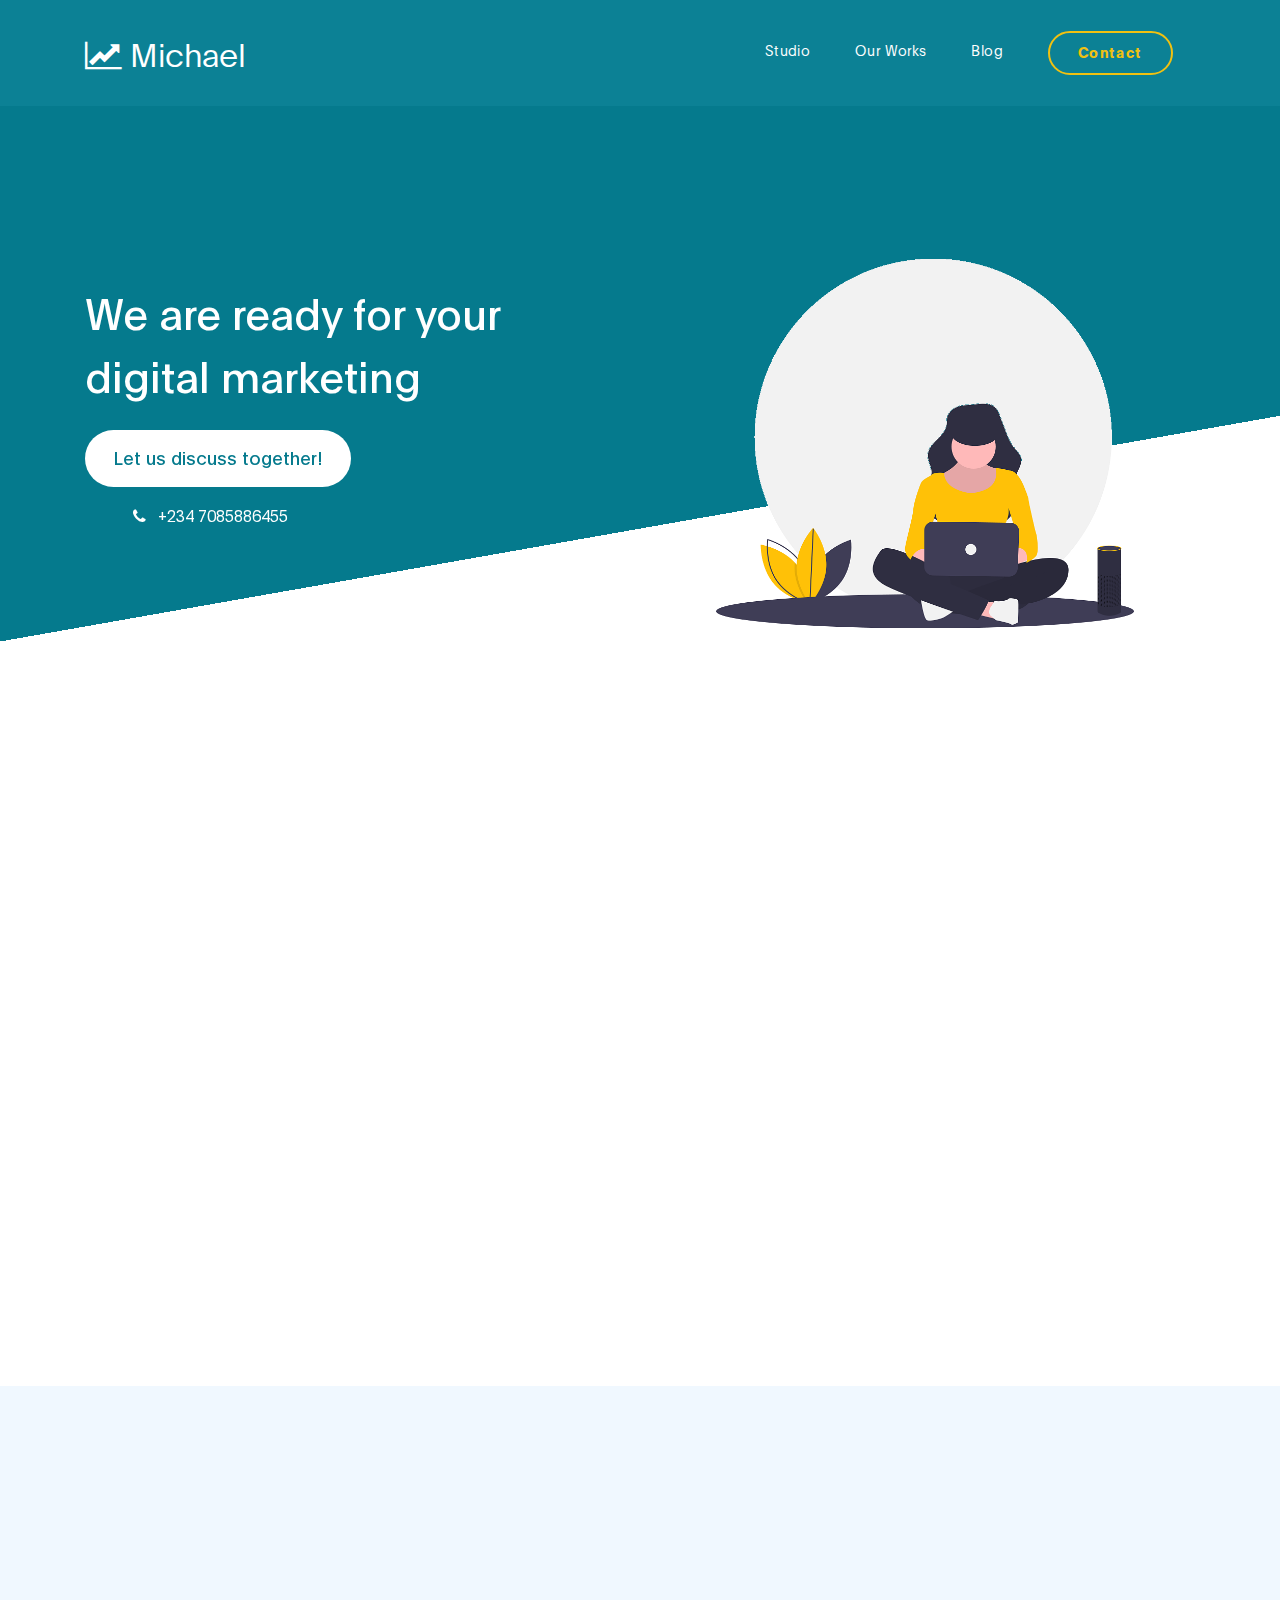
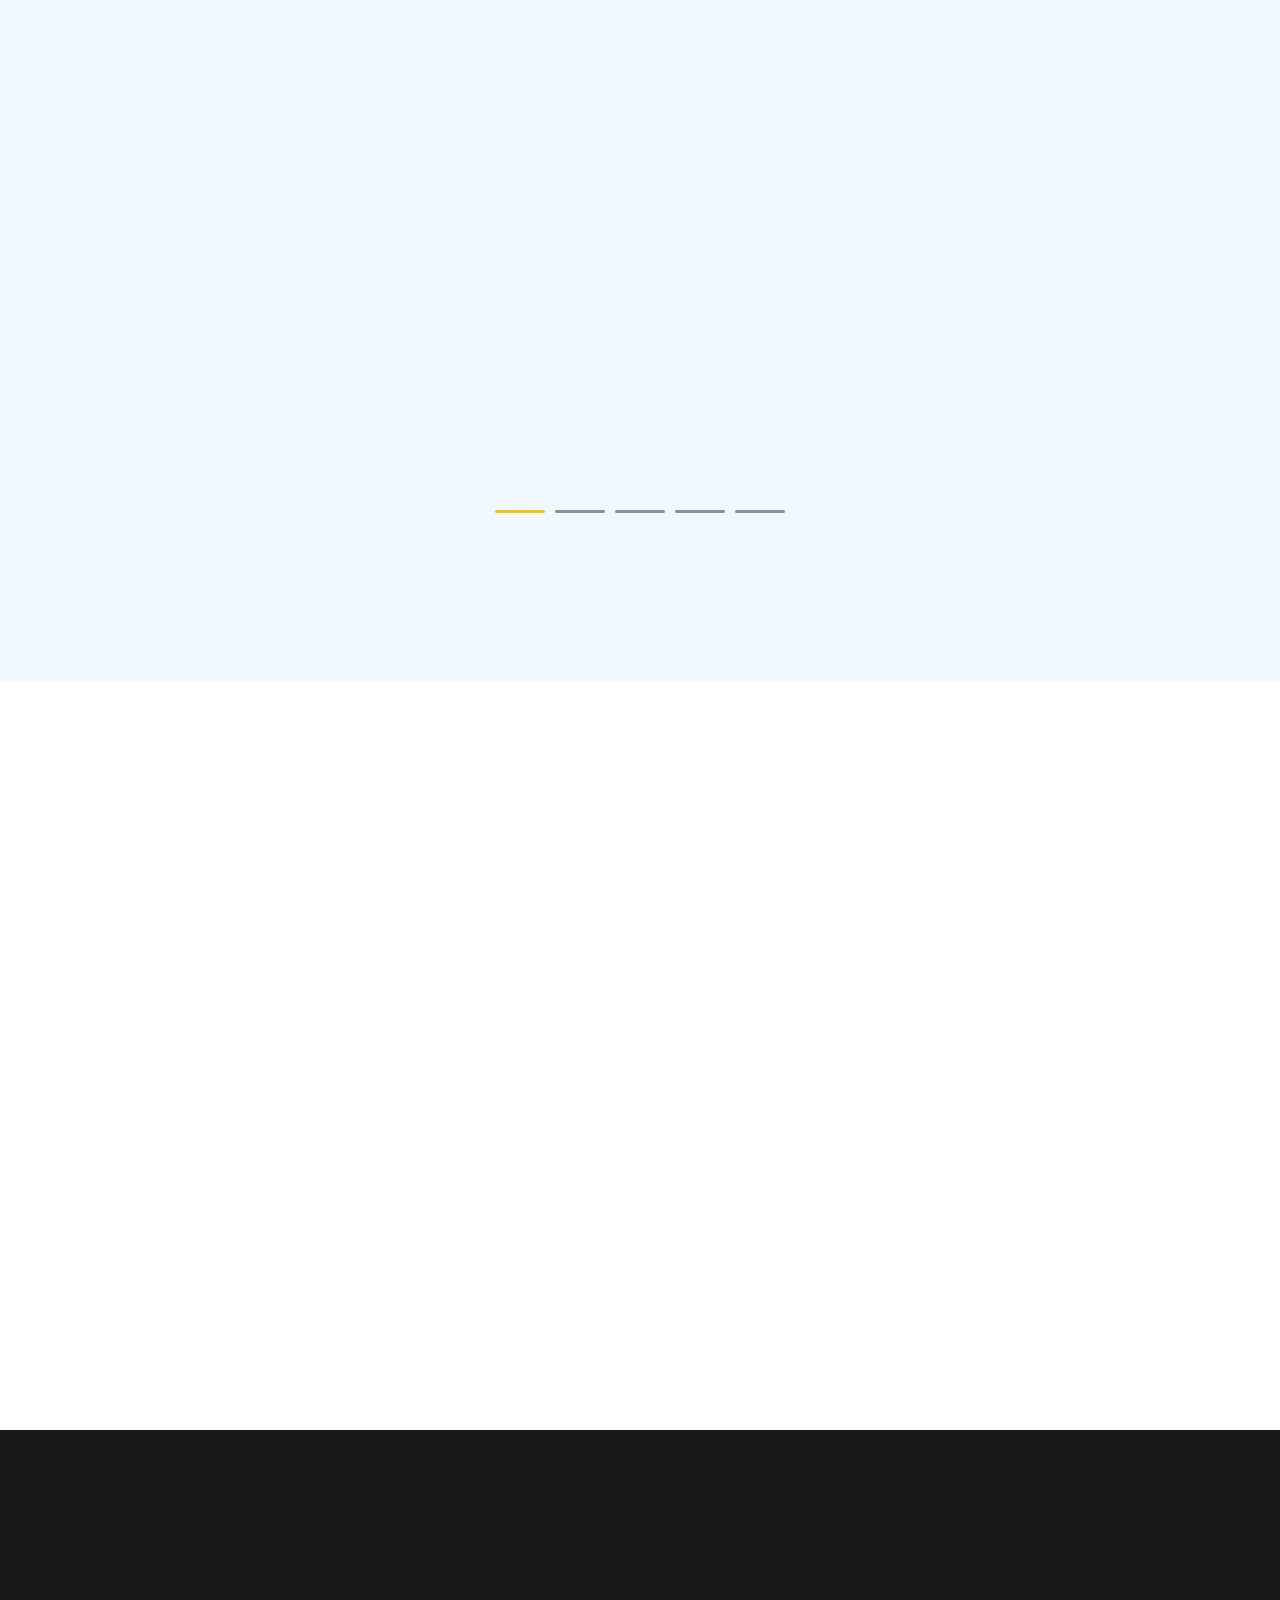
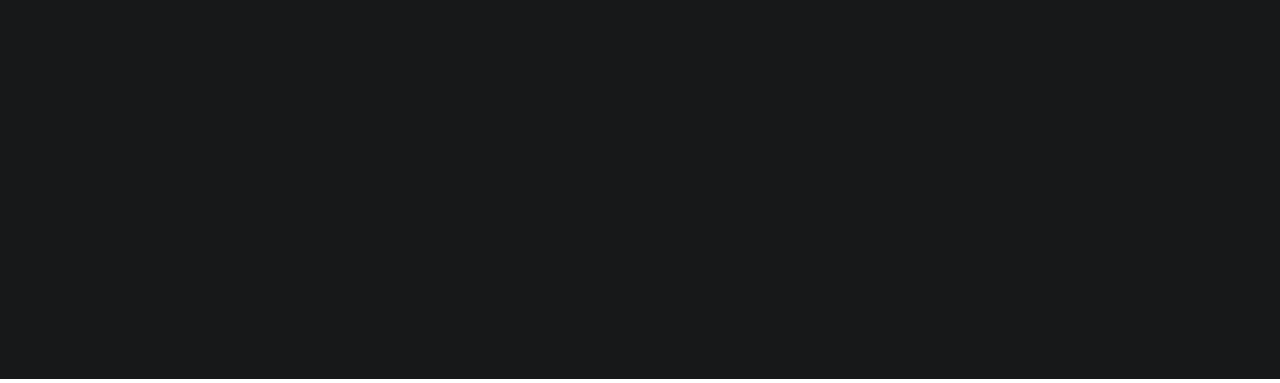
<file: index.html>
<!DOCTYPE html>
<html lang="en">
<head>

     <title>Michael HTML Template</title>
<!--

Michael

https://templatemo.com/tm-538-digital-trend

-->
     <meta charset="UTF-8">
     <meta http-equiv="X-UA-Compatible" content="IE=Edge">
     <meta name="description" content="">
     <meta name="keywords" content="">
     <meta name="author" content="">
     <meta name="viewport" content="width=device-width, initial-scale=1, maximum-scale=1">

     <link rel="stylesheet" href="css/bootstrap.min.css">
     <link rel="stylesheet" href="css/font-awesome.min.css">
     <link rel="stylesheet" href="css/aos.css">
     <link rel="stylesheet" href="css/owl.carousel.min.css">
     <link rel="stylesheet" href="css/owl.theme.default.min.css">

     <!-- MAIN CSS -->
     <link rel="stylesheet" href="css/templatemo-digital-trend.css">

</head>
<body>

     <!-- MENU BAR -->
    <nav class="navbar navbar-expand-lg">
        <div class="container">
            <a class="navbar-brand" href="index.html">
              <i class="fa fa-line-chart"></i>
              Michael
            </a>

            <button class="navbar-toggler" type="button" data-toggle="collapse" data-target="#navbarNav" aria-controls="navbarNav" aria-expanded="false"
                aria-label="Toggle navigation">
                <span class="navbar-toggler-icon"></span>
            </button>

            <div class="collapse navbar-collapse" id="navbarNav">
                <ul class="navbar-nav ml-auto">
                    <li class="nav-item">
                        <a href="#about" class="nav-link smoothScroll">Studio</a>
                    </li>
                    <li class="nav-item">
                        <a href="#project" class="nav-link smoothScroll">Our Works</a>
                    </li>
                    <li class="nav-item">
                        <a href="blog.html" class="nav-link">Blog</a>
                    </li>
                    <li class="nav-item">
                        <a href="contact.html" class="nav-link contact">Contact</a>
                    </li>
                </ul>
            </div>
        </div>
    </nav>


     <!-- HERO -->
     <section class="hero hero-bg d-flex justify-content-center align-items-center">
               <div class="container">
                    <div class="row">

                        <div class="col-lg-6 col-md-10 col-12 d-flex flex-column justify-content-center align-items-center">
                              <div class="hero-text">

                                   <h1 class="text-white" data-aos="fade-up">We are ready for your digital marketing</h1>

                                   <a href="contact.html" class="custom-btn btn-bg btn mt-3" data-aos="fade-up" data-aos-delay="100">Let us discuss together!</a>

                                   <strong class="d-block py-3 pl-5 text-white" data-aos="fade-up" data-aos-delay="200"><i class="fa fa-phone mr-2"></i> +234 7085886455</strong>
                              </div>
                        </div>

                        <div class="col-lg-6 col-12">
                          <div class="hero-image" data-aos="fade-up" data-aos-delay="300">

                            <img src="images/working-girl.png" class="img-fluid" alt="working girl">
                          </div>
                        </div>

                    </div>
               </div>
     </section>


     <!-- ABOUT -->
     <section class="about section-padding pb-0" id="about">
          <div class="container">
               <div class="row">

                    <div class="col-lg-7 mx-auto col-md-10 col-12">
                         <div class="about-info">

                              <h2 class="mb-4" data-aos="fade-up">the best <strong>Digital Marketing agency</strong> in Nigeria</h2>

                              <p class="mb-0" data-aos="fade-up">Our goal is to help you outsell, outperform and outlast your competitors. Contact us today. We use uncommon insights to help our clients acquire, grow & retain their best customers. Our <a href="blog.html">blog</a> pages, <a href="project-detail.html">project</a> page, and <a href="contact.html">contact</a> page. 
                         </div>

                         <div class="about-image" data-aos="fade-up" data-aos-delay="200">

                          <img src="images/office.png" class="img-fluid" alt="office">
                        </div>
                    </div>

               </div>
          </div>
     </section>


     <!-- PROJECT -->
     <section class="project section-padding" id="project">
          <div class="container-fluid">
               <div class="row">

                    <div class="col-lg-12 col-12">

                        <h2 class="mb-5 text-center" data-aos="fade-up">
                            Please take a look through our
                            <strong>featured Works</strong>
                        </h2>

                         <div class="owl-carousel owl-theme" id="project-slide">
                              <div class="item project-wrapper" data-aos="fade-up" data-aos-delay="100">
                                   <img src="images/project/project-image01.jpg" class="img-fluid" alt="project image">

                                   <div class="project-info">
                                        <small>Marketing</small>

                                        <h3>
                                             <a href="project-detail.html">
                                                  <span>Sweet Go Agency</span>
                                                  <i class="fa fa-angle-right project-icon"></i>
                                             </a>
                                        </h3>
                                   </div>
                              </div>

                              <div class="item project-wrapper" data-aos="fade-up">
                                   <img src="images/project/project-image02.jpg" class="img-fluid" alt="project image">

                                   <div class="project-info">
                                        <small>Website</small>

                                        <h3>
                                             <a href="project-detail.html">
                                                  <span>Smart Ladies</span>
                                                  <i class="fa fa-angle-right project-icon"></i>
                                             </a>
                                        </h3>
                                   </div>
                              </div>

                              <div class="item project-wrapper" data-aos="fade-up">
                                   <img src="images/project/project-image03.jpg" class="img-fluid" alt="project image">

                                   <div class="project-info">
                                        <small>Branding</small>

                                        <h3>
                                             <a href="project-detail.html">
                                                  <span>Shoes factory</span>
                                                  <i class="fa fa-angle-right project-icon"></i>
                                             </a>
                                        </h3>
                                   </div>
                              </div>

                              <div class="item project-wrapper" data-aos="fade-up">
                                   <img src="images/project/project-image04.jpg" class="img-fluid" alt="project image">

                                   <div class="project-info">
                                        <small>Social Media</small>

                                        <h3>
                                             <a href="project-detail.html">
                                                  <span>Race Bicycle</span>
                                                  <i class="fa fa-angle-right project-icon"></i>
                                             </a>
                                        </h3>
                                   </div>
                              </div>

                              <div class="item project-wrapper" data-aos="fade-up">
                                   <img src="images/project/project-image05.jpg" class="img-fluid" alt="project image">

                                   <div class="project-info">
                                        <small>Video</small>

                                        <h3>
                                             <a href="project-detail.html">
                                                  <span>Ultimate HealthCare</span>
                                                  <i class="fa fa-angle-right project-icon"></i>
                                             </a>
                                        </h3>
                                   </div>
                              </div>
                         </div>
                    </div>

               </div>
          </div>
     </section>


     <!-- TESTIMONIAL -->
     <section class="testimonial section-padding">
          <div class="container">
               <div class="row">

                    <div class="col-lg-6 col-md-5 col-12">
                        <div class="contact-image" data-aos="fade-up">

                          <img src="images/female-avatar.png" class="img-fluid" alt="website">
                        </div>
                    </div>

                    <div class="col-lg-6 col-md-7 col-12">
                      <h4 class="my-5 pt-3" data-aos="fade-up" data-aos-delay="100">Client Testimonials</h4>

                      <div class="quote" data-aos="fade-up" data-aos-delay="200"></div>

                      <h2 class="mb-4" data-aos="fade-up" data-aos-delay="300">Lorem ipsum Sed eiusmod esse aliqua sed incididunt aliqua incididunt mollit id et sit proident dolor nulla sed commodo.</h2>

                      <p data-aos="fade-up" data-aos-delay="400">
                        <strong>Mary Zoe</strong>

                        <span class="mx-1">/</span>

                        <small>Digital Agency (CEO)</small>
                      </p>
                    </div>

               </div>
          </div>
     </section>


    <footer class="site-footer">
      <div class="container">
        <div class="row">

          <div class="col-lg-5 mx-lg-auto col-md-8 col-10">
            <h1 class="text-white" data-aos="fade-up" data-aos-delay="100">We make creative <strong>brands</strong> only.</h1>
          </div>

          <div class="col-lg-3 col-md-6 col-12 mr-5 " data-aos="fade-up" data-aos-delay="200">
            <h4 class="my-4">Contact Info</h4>

            <p class="mb-1">
              <i class="fa fa-phone mr-2 footer-icon"></i> 
              +234 7085886455
            </p>

            <p>
              <a href="#">
                <i class="fa fa-envelope mr-2 footer-icon"></i>
                komolafemichael2002@gmail.com
              </a>
            </p>
          </div>

          <div class="col-lg-3 col-md-6 col-12" data-aos="fade-up" data-aos-delay="300">
            <h4 class="my-4">Our Studio</h4>

            <p class="mb-1">
              <i class="fa fa-home mr-2 footer-icon"></i> 
              The Komolafes
            </p>
          </div>

          <div class="col-lg-4 mx-lg-auto text-center col-md-8 col-12" data-aos="fade-up" data-aos-delay="400">
            <p class="copyright-text">Copyright &copy; 2023 Temii.k
            <br>
            <a rel="nofollow noopener" href="#">Design: Mikini</a></p>
          </div>

          <div class="col-lg-4 mx-lg-auto col-md-6 col-12" data-aos="fade-up" data-aos-delay="500">
            
            <ul class="footer-link">
              <li><a href="#">Stories</a></li>
              <li><a href="#">Work with us</a></li>
              <li><a href="#">Privacy</a></li>
            </ul>
          </div>

          <div class="col-lg-3 mx-lg-auto col-md-6 col-12" data-aos="fade-up" data-aos-delay="600">
            <ul class="social-icon">
              <li><a href="#" class="fa fa-instagram"></a></li>
              <li><a href="#" class="fa fa-twitter"></a></li>
              <li><a href="#" class="fa fa-dribbble"></a></li>
              <li><a href="#" class="fa fa-behance"></a></li>
            </ul>
          </div>

        </div>
      </div>
    </footer>


     <!-- SCRIPTS -->
     <script src="js/jquery.min.js"></script>
     <script src="js/bootstrap.min.js"></script>
     <script src="js/aos.js"></script>
     <script src="js/owl.carousel.min.js"></script>
     <script src="js/smoothscroll.js"></script>
     <script src="js/custom.js"></script>

</body>
</html>
</file>
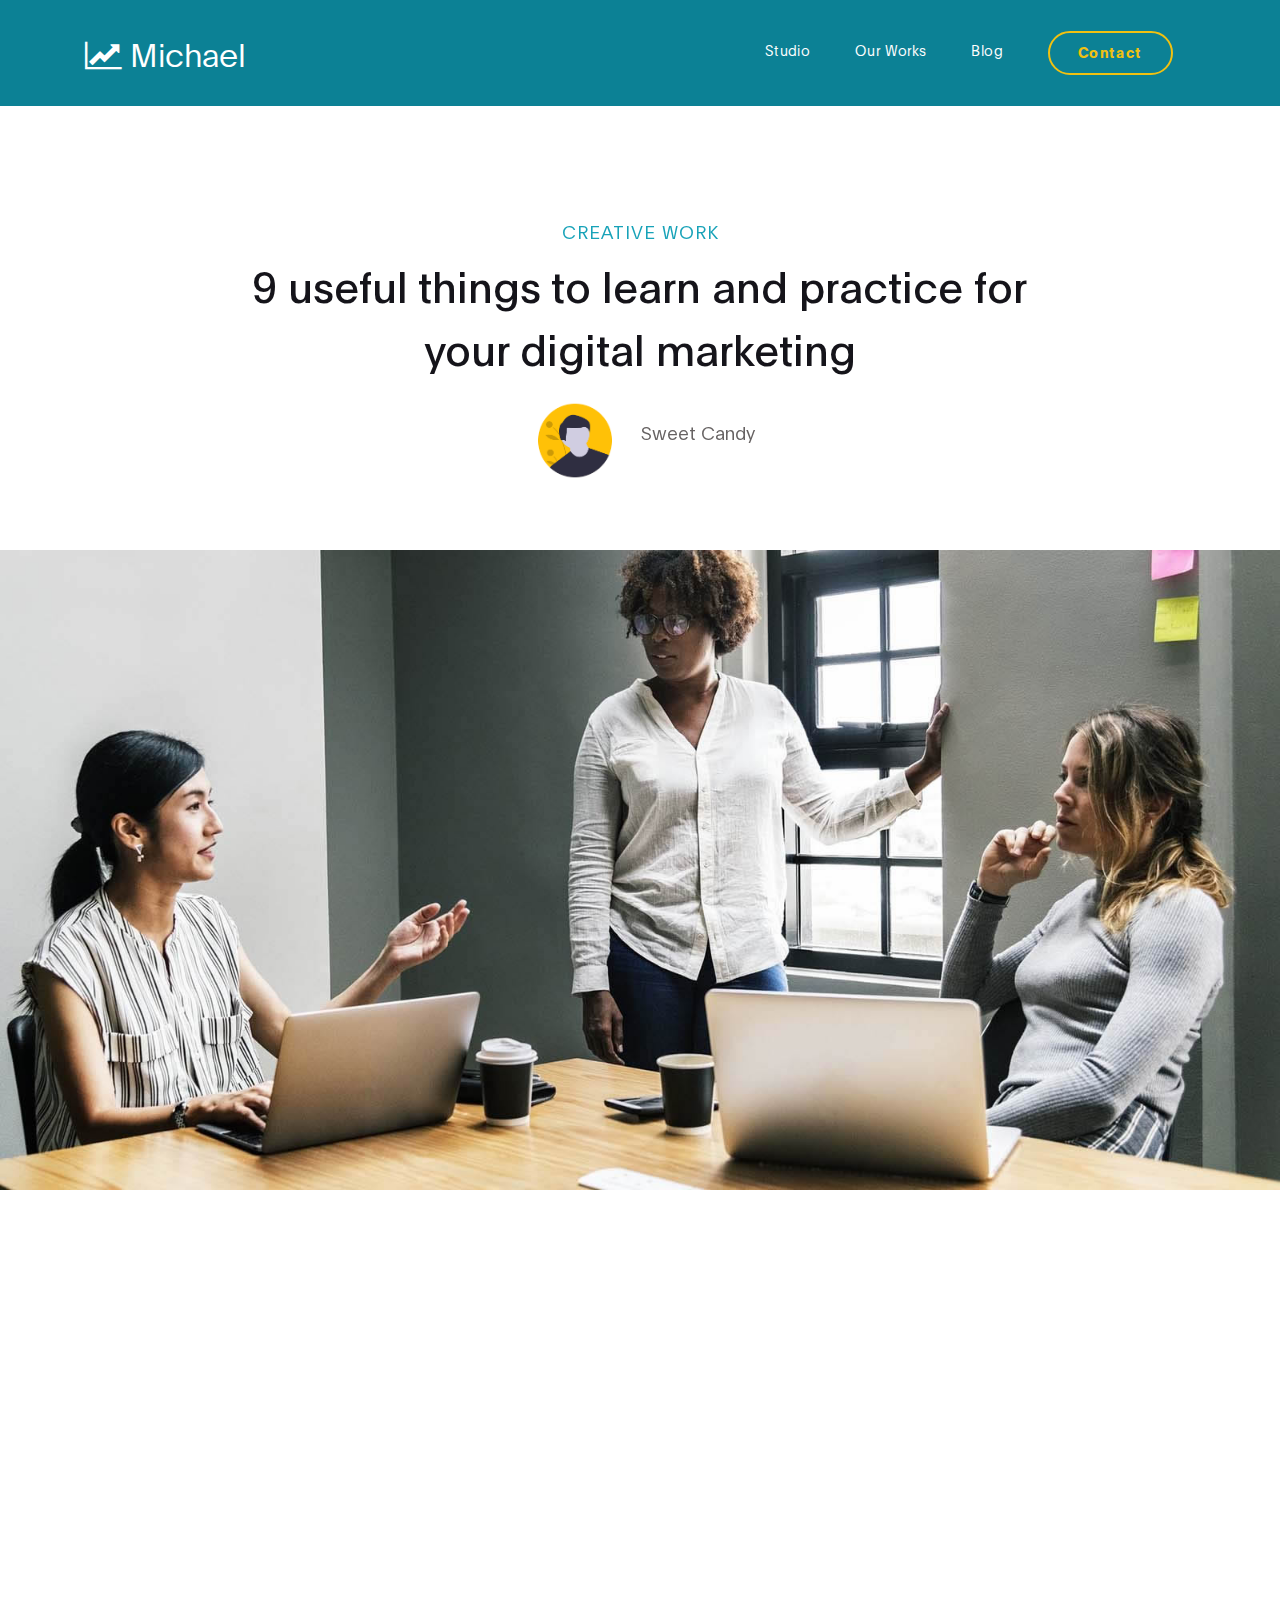
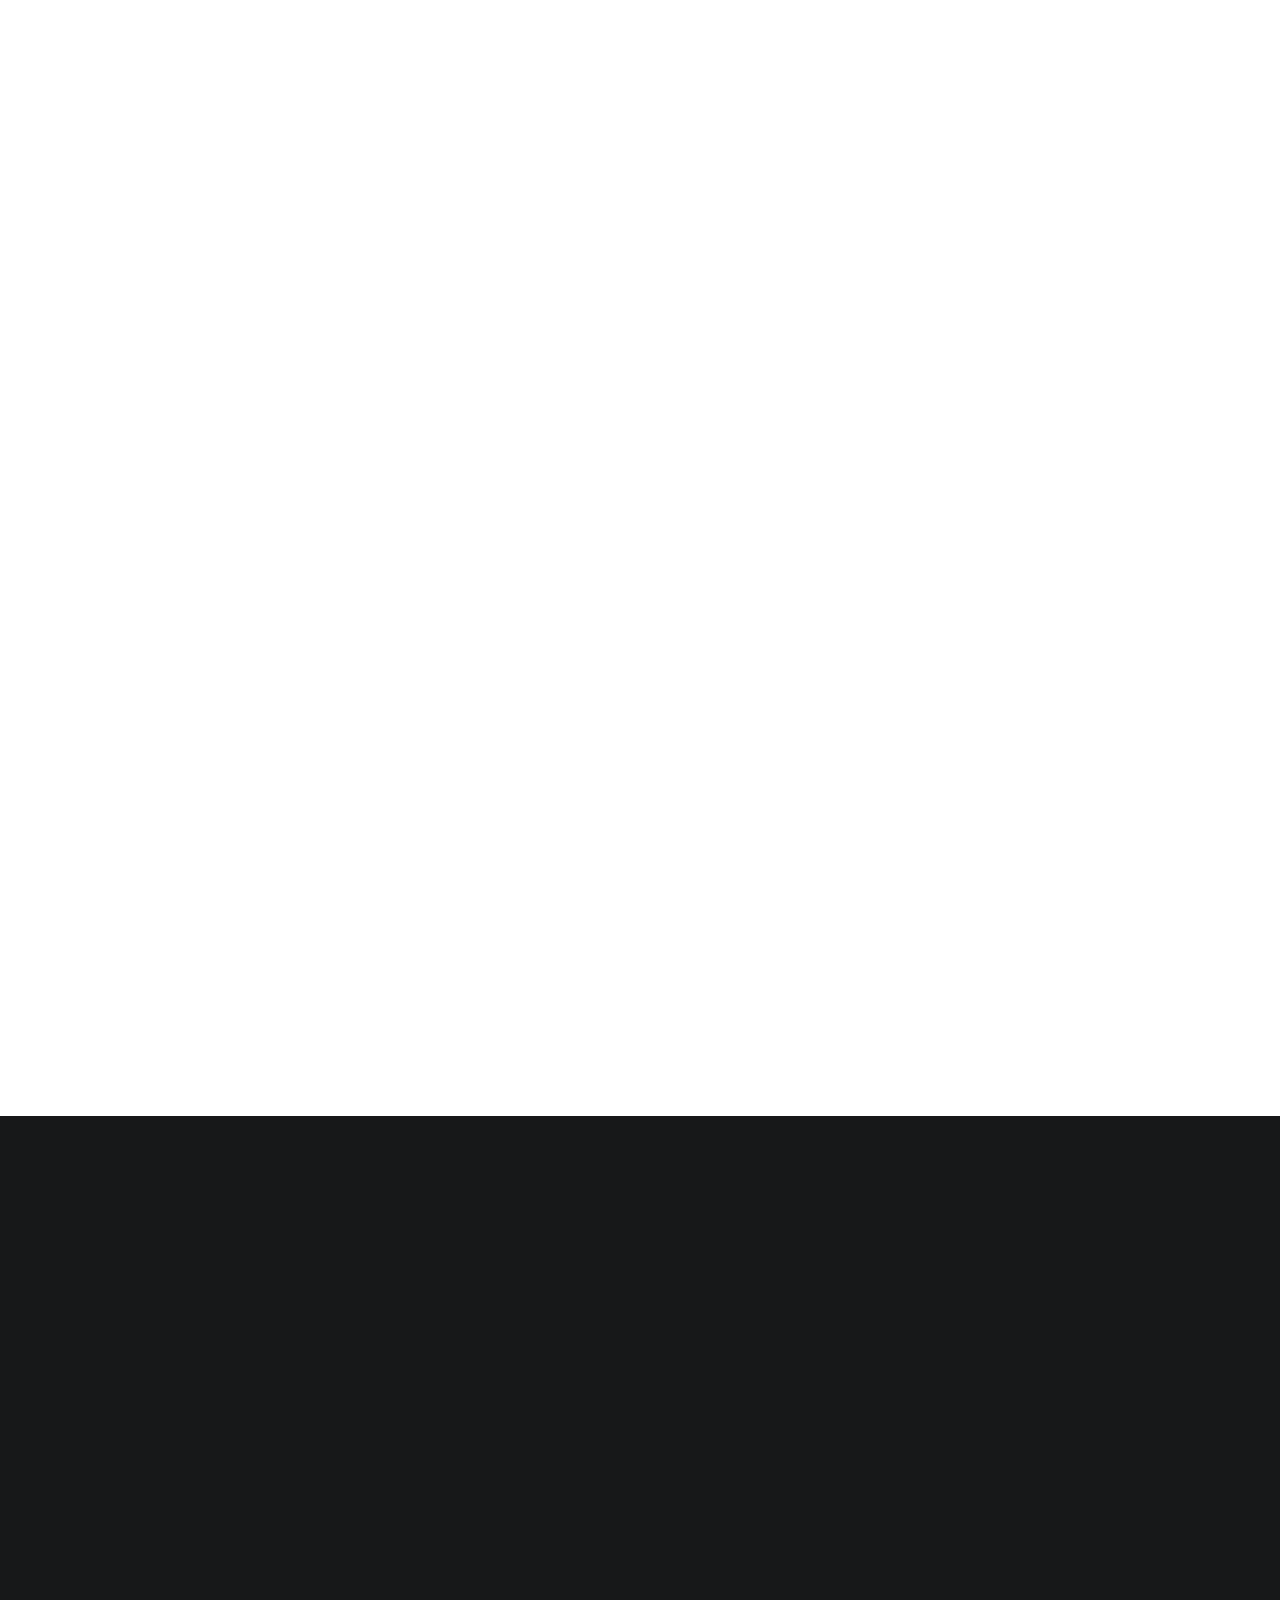
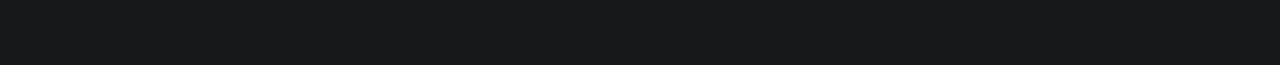
<file: blog-detail.html>
<!DOCTYPE html>
<html lang="en">
<head>

     <title>Michael - Blog Detail</title>
<!--

Michael

https://templatemo.com/tm-538-digital-trend

-->
     <meta charset="UTF-8">
     <meta http-equiv="X-UA-Compatible" content="IE=Edge">
     <meta name="description" content="">
     <meta name="keywords" content="">
     <meta name="author" content="">
     <meta name="viewport" content="width=device-width, initial-scale=1, maximum-scale=1">

     <link rel="stylesheet" href="css/bootstrap.min.css">
     <link rel="stylesheet" href="css/font-awesome.min.css">
     <link rel="stylesheet" href="css/aos.css">
     <link rel="stylesheet" href="css/owl.carousel.min.css">
     <link rel="stylesheet" href="css/owl.theme.default.min.css">

     <!-- MAIN CSS -->
     <link rel="stylesheet" href="css/templatemo-digital-trend.css">

</head>
<body>

     <!-- MENU BAR -->
    <nav class="navbar navbar-expand-lg position-relative">
        <div class="container">
            <a class="navbar-brand" href="index.html">
              <i class="fa fa-line-chart"></i>
              Michael
            </a>

            <button class="navbar-toggler" type="button" data-toggle="collapse" data-target="#navbarNav" aria-controls="navbarNav" aria-expanded="false"
                aria-label="Toggle navigation">
                <span class="navbar-toggler-icon"></span>
            </button>

            <div class="collapse navbar-collapse" id="navbarNav">
                <ul class="navbar-nav ml-auto">
                    <li class="nav-item">
                        <a href="index.html#about" class="nav-link">Studio</a>
                    </li>
                    <li class="nav-item">
                        <a href="index.html#project" class="nav-link">Our Works</a>
                    </li>
                    <li class="nav-item">
                        <a href="blog.html" class="nav-link">Blog</a>
                    </li>
                    <li class="nav-item">
                        <a href="contact.html" class="nav-link contact">Contact</a>
                    </li>
                </ul>
            </div>
        </div>
    </nav>


     <!-- BLOG DETAIL -->
     <section class="project-detail section-padding-half">
          <div class="container">
               <div class="row">

                    <div class="col-lg-9 mx-auto col-md-10 col-12 mt-lg-5 text-center" data-aos="fade-up">
                      <h4 class="blog-category text-info">Creative Work</h4>
                      
                      <h1>9 useful things to learn and practice for your digital marketing</h1>

                      <div class="client-info">
                          <div class="d-flex justify-content-center align-items-center mt-3">
                            <img src="images/project/project-detail/male-avatar.png" class="img-fluid" alt="male avatar">

                            <p>Sweet Candy</p>
                          </div>
                      </div>
                    </div>

               </div>
          </div>
     </section>


     <div class="full-image text-center" data-aos="zoom-in">
       <img src="images/blog/blog-header-image.jpg" class="img-fluid" alt="blog header">
     </div>


     <!-- BLOG DETAIL -->
     <section class="project-detail">
          <div class="container">
               <div class="row">

                  <div class="col-lg-9 mx-auto col-md-11 col-12 my-5 pt-3" data-aos="fade-up">

                    <h2 class="mb-3">Etiam quis metus elementum, tempor risus vel, condimentum orci.</h2>

                    <p>Mauris in convallis nunc, non facilisis arcu. Nunc sapien nulla, interdum at diam non, aliquam vestibulum leo. Fusce laoreet malesuada ante, consectetur consequat ante tempor et. Quisque ac risus ligula.</p>

                    <p>Suspendisse bibendum tortor at est placerat auctor. Phasellus tortor est, bibendum eu ex eu, tincidunt efficitur nunc. Orci varius natoque penatibus et magnis dis parturient montes, nascetur ridiculus mus.</p>

                    <ul class="list-detail py-3">
                      <li><span>Quisque at condimentum est. Duis sollicitudin urna id elit pulvinar placerat. Ut ac dui in ex vulputate dictum.</span></li>

                      <li><span>Mauris vitae tellus nisi. Morbi rutrum lacus sit amet volutpat viverra.</span></li>

                      <li><span> Integer maximus sem ut ipsum blandit elementum. Nullam sollicitudin accumsan commodo.</span></li>
                    </ul>

                    <p>Sed leo nisl, posuere at molestie ac, suscipit auctor mauris. Etiam quis metus elementum, tempor risus vel, condimentum orci.</p>

                    <h2 class="mt-5 mb-3">Curabitur tempus vel libero lobortis feugiat</h2>

                    <p>Orci varius natoque penatibus et magnis dis parturient montes, nascetur ridiculus mus. Mauris in convallis nunc, non facilisis arcu. Nunc sapien nulla, interdum at diam non, aliquam vestibulum leo.</p>

                    <blockquote>Phasellus dapibus ex sed dolor blandit, efficitur iaculis ipsum scelerisque. Cras elementum nibh id felis sagittis, sit amet pellentesque ligula porttitor. Fusce laoreet malesuada ante, consectetur consequat ante tempor et. Quisque ac risus ligula.</blockquote>
                    </div>
               </div>

              <div class="col-lg-8 mx-auto mb-5 pb-5 col-12" data-aos="fade-up">

                <h3 class="my-3" data-aos="fade-up">Leave a comment</h3>

                <form action="#" method="get"  class="contact-form" data-aos="fade-up" data-aos-delay="300" role="form">
                  <div class="row">
                    <div class="col-lg-6 col-12">
                      <input type="text" class="form-control" name="name" placeholder="Name">
                    </div>

                    <div class="col-lg-6 col-12">
                      <input type="email" class="form-control" name="email" placeholder="Email">
                    </div>

                    <div class="col-lg-12 col-12">
                      <textarea class="form-control" rows="6" name="message" placeholder="Message"></textarea>
                    </div>

                    <div class="col-lg-5 mx-auto col-7">
                      <button type="submit" class="form-control" id="submit-button" name="submit">Submit Comment</button>
                    </div>
                  </div>
                </form>
              </div>
              
          </div>
          
     </section>


    <footer class="site-footer">
      <div class="container">
        <div class="row">

          <div class="col-lg-5 mx-lg-auto col-md-8 col-10">
            <h1 class="text-white" data-aos="fade-up" data-aos-delay="100">We make creative <strong>brands</strong> only.</h1>
          </div>

          <div class="col-lg-3 col-md-6 col-12 mr-5 " data-aos="fade-up" data-aos-delay="200">
            <h4 class="my-4">Contact Info</h4>

            <p class="mb-1">
              <i class="fa fa-phone mr-2 footer-icon"></i> 
              +234 7085886455
            </p>

            <p>
              <a href="#">
                <i class="fa fa-envelope mr-2 footer-icon"></i>
                komolafemichael2002@gmail.com
              </a>
            </p>
          </div>

          <div class="col-lg-3 col-md-6 col-12" data-aos="fade-up" data-aos-delay="300">
            <h4 class="my-4">Our Studio</h4>

            <p class="mb-1">
              <i class="fa fa-home mr-2 footer-icon"></i> 
              The Komolafes
            </p>
          </div>

          <div class="col-lg-4 mx-lg-auto text-center col-md-8 col-12" data-aos="fade-up" data-aos-delay="400">
            <p class="copyright-text">Copyright &copy; 2023 Temii.k
            <br>
            <a rel="nofollow noopener" href="#">Design: Mikini</a></p>
          </div>

          <div class="col-lg-4 mx-lg-auto col-md-6 col-12" data-aos="fade-up" data-aos-delay="500">
            
            <ul class="footer-link">
              <li><a href="#">Stories</a></li>
              <li><a href="#">Work with us</a></li>
              <li><a href="#">Privacy</a></li>
            </ul>
          </div>

          <div class="col-lg-3 mx-lg-auto col-md-6 col-12" data-aos="fade-up" data-aos-delay="600">
            <ul class="social-icon">
              <li><a href="#" class="fa fa-instagram"></a></li>
              <li><a href="#" class="fa fa-twitter"></a></li>
              <li><a href="#" class="fa fa-dribbble"></a></li>
              <li><a href="#" class="fa fa-behance"></a></li>
            </ul>
          </div>

        </div>
      </div>
    </footer>


     <!-- SCRIPTS -->
     <script src="js/jquery.min.js"></script>
     <script src="js/bootstrap.min.js"></script>
     <script src="js/aos.js"></script>
     <script src="js/owl.carousel.min.js"></script>
     <script src="js/custom.js"></script>

</body>
</html>
</file>
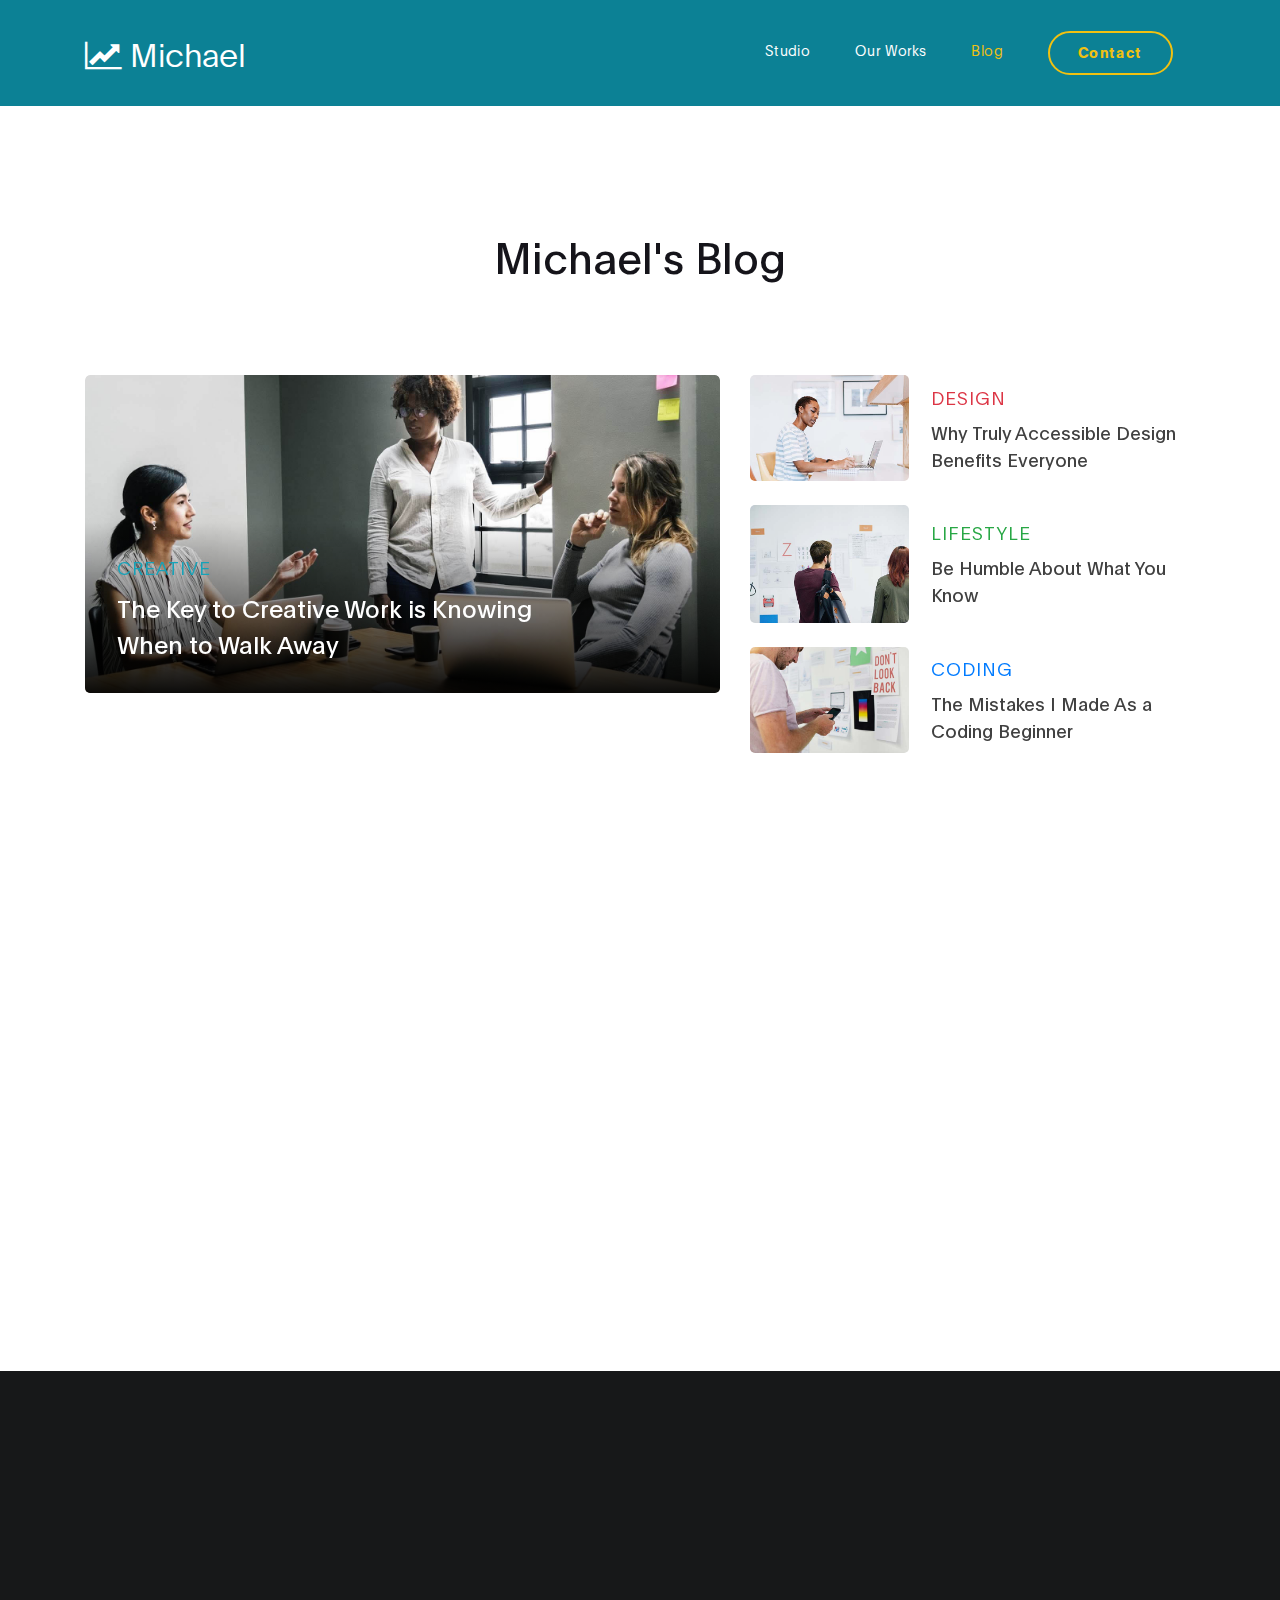
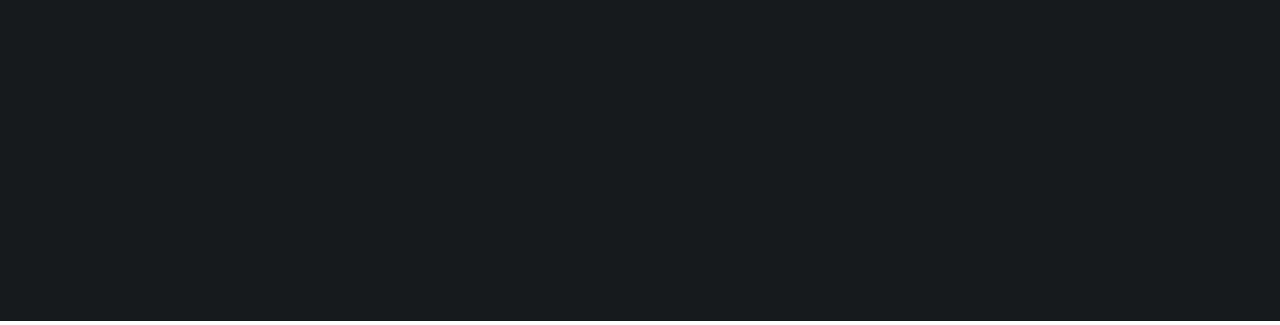
<file: blog.html>
<!DOCTYPE html>
<html lang="en">
<head>

     <title>Michael - Blog</title>
<!--

Michael

https://templatemo.com/tm-538-digital-trend

-->
     <meta charset="UTF-8">
     <meta http-equiv="X-UA-Compatible" content="IE=Edge">
     <meta name="description" content="">
     <meta name="keywords" content="">
     <meta name="author" content="">
     <meta name="viewport" content="width=device-width, initial-scale=1, maximum-scale=1">

     <link rel="stylesheet" href="css/bootstrap.min.css">
     <link rel="stylesheet" href="css/font-awesome.min.css">
     <link rel="stylesheet" href="css/aos.css">
     <link rel="stylesheet" href="css/owl.carousel.min.css">
     <link rel="stylesheet" href="css/owl.theme.default.min.css">

     <!-- MAIN CSS -->
     <link rel="stylesheet" href="css/templatemo-digital-trend.css">

</head>
<body>

     <!-- MENU BAR -->
    <nav class="navbar navbar-expand-lg position-absolute">
        <div class="container">
            <a class="navbar-brand" href="index.html">
              <i class="fa fa-line-chart"></i>
              Michael
            </a>

            <button class="navbar-toggler" type="button" data-toggle="collapse" data-target="#navbarNav" aria-controls="navbarNav" aria-expanded="false"
                aria-label="Toggle navigation">
                <span class="navbar-toggler-icon"></span>
            </button>

            <div class="collapse navbar-collapse" id="navbarNav">
                <ul class="navbar-nav ml-auto">
                    <li class="nav-item">
                        <a href="index.html#about" class="nav-link">Studio</a>
                    </li>
                    <li class="nav-item">
                        <a href="index.html#project" class="nav-link">Our Works</a>
                    </li>
                    <li class="nav-item">
                        <a href="blog.html" class="nav-link active">Blog</a>
                    </li>
                    <li class="nav-item">
                        <a href="contact.html" class="nav-link contact">Contact</a>
                    </li>
                </ul>
            </div>
        </div>
    </nav>


     <!-- BLOG -->
     <section class="blog section-padding">
          <div class="container">
               <div class="row">

                    <div class="col-lg-12 col-12 py-5 mt-5 mb-3 text-center">

                      <h1 class="mb-4" data-aos="fade-up">Michael's Blog</h1>
                    </div>

                    <div class="col-lg-7 col-md-7 col-12 mb-4">
                      <div class="blog-header" data-aos="fade-up" data-aos-delay="100">
                        <img src="images/blog/blog-header-image.jpg" class="img-fluid" alt="blog header">

                        <div class="blog-header-info">
                          <h4 class="blog-category text-info">Creative</h4>

                          <h3><a href="blog-detail.html">The Key to Creative Work is Knowing When to Walk Away</a></h3>
                        </div>
                      </div>
                    </div>

                    <div class="col-lg-5 col-md-5 col-12 mb-4">
                      <div class="blog-sidebar d-flex justify-content-center align-items-center" data-aos="fade-up" data-aos-delay="200">
                        <img src="images/blog/blog-sidebar-image.jpg" class="img-fluid" alt="blog">

                        <div class="blog-info">
                          <h4 class="blog-category text-danger">Design</h4>

                          <h3><a href="blog-detail.html">Why Truly Accessible Design Benefits Everyone</a></h3>
                        </div>
                      </div>

                      <div class="blog-sidebar py-4 d-flex justify-content-center align-items-center" data-aos="fade-up" data-aos-delay="300">
                        <img src="images/blog/blog-sidebar-image01.jpg" class="img-fluid" alt="blog">

                        <div class="blog-info">
                          <h4 class="blog-category text-success">lifestyle</h4>

                          <h3><a href="blog-detail.html">Be Humble About What You Know</a></h3>
                        </div>
                      </div>

                      <div class="blog-sidebar d-flex justify-content-center align-items-center" data-aos="fade-up" data-aos-delay="200">
                        <img src="images/blog/blog-sidebar-image02.jpg" class="img-fluid" alt="blog">

                        <div class="blog-info">
                          <h4 class="blog-category text-primary">Coding</h4>

                          <h3><a href="blog-detail.html">The Mistakes I Made As a Coding Beginner</a></h3>
                        </div>
                      </div>

                    </div>

                    <div class="col-lg-5 ml-auto mt-5 pt-5 col-md-6 col-12">

                      <img src="images/newsletter.png" data-aos="fade-up" data-aos-delay="100" class="img-fluid" alt="newsletter">
                    </div>

                    <div class="col-lg-5 mr-auto mt-5 pt-5 col-md-6 col-12 newsletter-form">
                      <h4 data-aos="fade-up" data-aos-delay="200">Email Newsletter</h4>

                      <h2 data-aos="fade-up" data-aos-delay="300">Let’s stay up-to-date. We'll share you all good stuffs.</h2>
                      <form action="#" method="get" enctype="multipart/form-data">
                      <div class="form-group mt-4" data-aos="fade-up" data-aos-delay="400">
                        <input name="email" type="email" class="form-control" 
                        		id="email" aria-describedby="emailHelp" placeholder="Please enter your email" required>

                        <small id="emailHelp" class="form-text text-muted">We'll NOT share your email address to anyone else.</small>

                      </div>

                      <div class="form-group form-check" data-aos="fade-up" data-aos-delay="500">
                        <input name="monthly" type="checkbox" class="form-check-input" id="monthly">

                        <label class="form-check-label" for="monthly">Please send me a monthly newsletter.</label>
                      </div>

                        <button type="submit" data-aos="fade-up" data-aos-delay="500" class="btn w-100 mt-3">Sign up</button>
                      </form>
                    </div>

               </div>
          </div>
     </section>


    <footer class="site-footer">
      <div class="container">
        <div class="row">

          <div class="col-lg-5 mx-lg-auto col-md-8 col-10">
            <h1 class="text-white" data-aos="fade-up" data-aos-delay="100">We make creative <strong>brands</strong> only.</h1>
          </div>

          <div class="col-lg-3 col-md-6 col-12 mr-5 " data-aos="fade-up" data-aos-delay="200">
            <h4 class="my-4">Contact Info</h4>

            <p class="mb-1">
              <i class="fa fa-phone mr-2 footer-icon"></i> 
              +234 7085886455
            </p>

            <p>
              <a href="#">
                <i class="fa fa-envelope mr-2 footer-icon"></i>
                komolafemichael2002@gmail.com
              </a>
            </p>
          </div>

          <div class="col-lg-3 col-md-6 col-12" data-aos="fade-up" data-aos-delay="300">
            <h4 class="my-4">Our Studio</h4>

            <p class="mb-1">
              <i class="fa fa-home mr-2 footer-icon"></i> 
              The Komolafes
            </p>
          </div>

          <div class="col-lg-4 mx-lg-auto text-center col-md-8 col-12" data-aos="fade-up" data-aos-delay="400">
            <p class="copyright-text">Copyright &copy; 2023 Temii.k
            <br>
            <a rel="nofollow noopener" href="#">Design: Mikini</a></p>
          </div>

          <div class="col-lg-4 mx-lg-auto col-md-6 col-12" data-aos="fade-up" data-aos-delay="500">
            
            <ul class="footer-link">
              <li><a href="#">Stories</a></li>
              <li><a href="#">Work with us</a></li>
              <li><a href="#">Privacy</a></li>
            </ul>
          </div>

          <div class="col-lg-3 mx-lg-auto col-md-6 col-12" data-aos="fade-up" data-aos-delay="600">
            <ul class="social-icon">
              <li><a href="#" class="fa fa-instagram"></a></li>
              <li><a href="#" class="fa fa-twitter"></a></li>
              <li><a href="#" class="fa fa-dribbble"></a></li>
              <li><a href="#" class="fa fa-behance"></a></li>
            </ul>
          </div>

        </div>
      </div>
    </footer>


     <!-- SCRIPTS -->
     <script src="js/jquery.min.js"></script>
     <script src="js/bootstrap.min.js"></script>
     <script src="js/aos.js"></script>
     <script src="js/owl.carousel.min.js"></script>
     <script src="js/custom.js"></script>

</body>
</html>
</file>
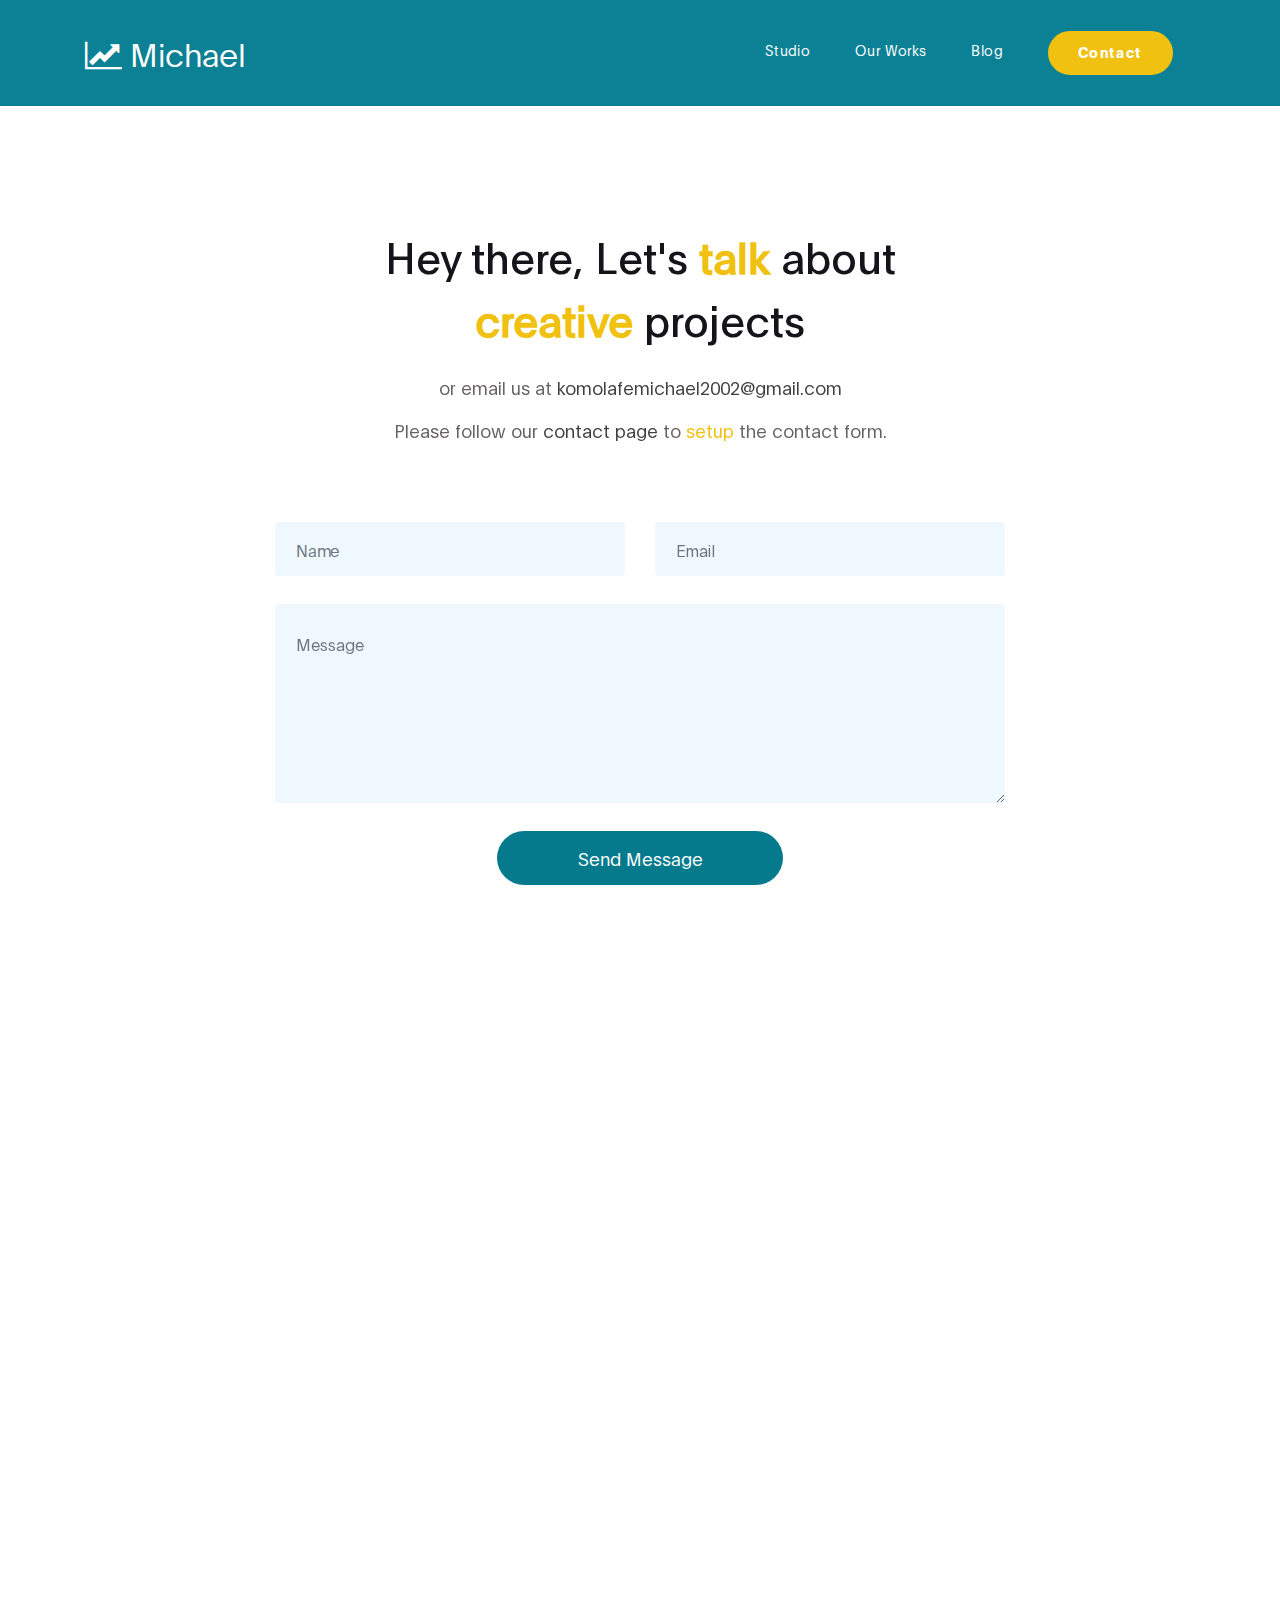
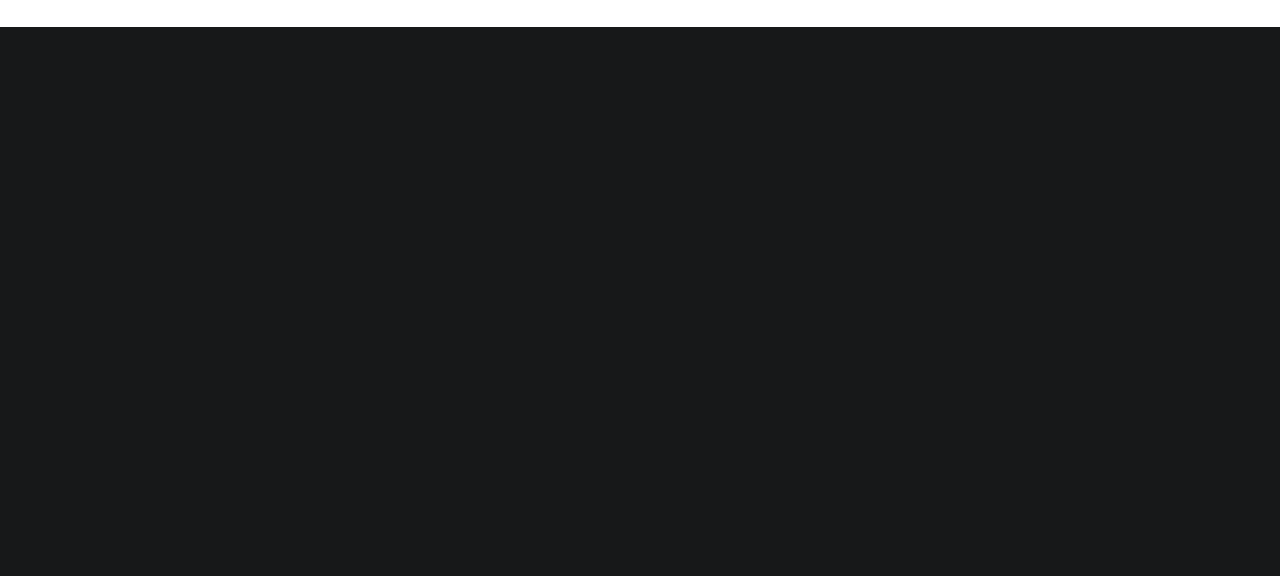
<file: contact.html>
<!DOCTYPE html>
<html lang="en">
<head>

     <title>Michael Contact</title>
<!--

Michael

https://templatemo.com/tm-538-digital-trend

-->
     <meta charset="UTF-8">
     <meta http-equiv="X-UA-Compatible" content="IE=Edge">
     <meta name="description" content="">
     <meta name="keywords" content="">
     <meta name="author" content="">
     <meta name="viewport" content="width=device-width, initial-scale=1, maximum-scale=1">

     <link rel="stylesheet" href="css/bootstrap.min.css">
     <link rel="stylesheet" href="css/font-awesome.min.css">
     <link rel="stylesheet" href="css/aos.css">
     <link rel="stylesheet" href="css/owl.carousel.min.css">
     <link rel="stylesheet" href="css/owl.theme.default.min.css">

     <!-- MAIN CSS -->
     <link rel="stylesheet" href="css/templatemo-digital-trend.css">

</head>
<body>

     <!-- MENU BAR -->
    <nav class="navbar navbar-expand-lg position-absolute">
        <div class="container">
          <a class="navbar-brand" href="index.html">
              <i class="fa fa-line-chart"></i>
              Michael
            </a>

            <button class="navbar-toggler" type="button" data-toggle="collapse" data-target="#navbarNav" aria-controls="navbarNav" aria-expanded="false"
                aria-label="Toggle navigation">
                <span class="navbar-toggler-icon"></span>
            </button>

            <div class="collapse navbar-collapse" id="navbarNav">
                <ul class="navbar-nav ml-auto">
                    <li class="nav-item">
                        <a href="index.html#about" class="nav-link">Studio</a>
                    </li>
                    <li class="nav-item">
                        <a href="index.html#project" class="nav-link">Our Works</a>
                    </li>
                    <li class="nav-item">
                        <a href="blog.html" class="nav-link">Blog</a>
                    </li>
                    <li class="nav-item">
                        <a href="contact.html" class="nav-link active contact">Contact</a>
                    </li>
                </ul>
            </div>
        </div>
    </nav>


     <!-- CONTACT -->
     <section class="contact section-padding">
          <div class="container">
               <div class="row">

                    <div class="col-lg-6 mx-auto col-md-7 col-12 py-5 mt-5 text-center" data-aos="fade-up">

                      <h1 class="mb-4">Hey there, Let's <strong>talk</strong> about <strong>creative</strong> projects</h1>

                      <p>or email us at <a href="mailto:komolafemichael2002@gmail.com">komolafemichael2002@gmail.com</a></p>
                      <p>Please follow our <a rel="nofollow" href="https://templatemo.com/contact">contact page</a> to <strong>setup</strong> the contact form.</p>
                    </div>

                    <div class="col-lg-8 mx-auto col-md-10 col-12">
                    
                    <!-- Follow https://templatemo.com/contact page to setup your own contact form -->
                    
                      <form action="#" method="" class="contact-form" data-aos="fade-up" data-aos-delay="300" role="form">
                        <div class="row">
                          <div class="col-lg-6 col-12">
                            <input type="text" class="form-control" name="name" placeholder="Name">
                          </div>

                          <div class="col-lg-6 col-12">
                            <input type="email" class="form-control" name="email" placeholder="Email">
                          </div>

                          <div class="col-lg-12 col-12">
                            <textarea class="form-control" rows="6" name="message" placeholder="Message"></textarea>
                          </div>

                          <div class="col-lg-5 mx-auto col-7">
                           <a href="contact.html"><button type="submit" class="form-control" id="submit-button" name="submit">Send Message</button></a>
                          </div>
                        </div>

                      </form>
                    </div>

               </div>
          </div>
     </section>

<!-- How to change your own map point
	1. Go to Google Maps
	2. Click on your location point
	3. Click "Share" and choose "Embed map" tab
	4. Copy only URL and paste it within the src="" field below
-->
     <div class="google-map" data-aos="zoom-in">
       <iframe src="https://www.google.com/maps/embed?pb=!1m18!1m12!1m3!1d11196.961132529668!2d-43.38581128725845!3d-23.011063013218724!2m3!1f0!2f0!3f0!3m2!1i1024!2i768!4f13.1!3m3!1m2!1s0x9bdb695cd967b7%3A0x171cdd035a6a9d84!2sAv.%20L%C3%BAcio%20Costa%20-%20Barra%20da%20Tijuca%2C%20Rio%20de%20Janeiro%20-%20RJ%2C%20Brazil!5e0!3m2!1sen!2sth!4v1568649412152!5m2!1sen!2sth" width="1920" height="600" frameborder="0" style="border:0;" allowfullscreen=""></iframe>
     </div>


    <footer class="site-footer">
      <div class="container">
        <div class="row">

          <div class="col-lg-5 mx-lg-auto col-md-8 col-10">
            <h1 class="text-white" data-aos="fade-up" data-aos-delay="100">We make creative <strong>brands</strong> only.</h1>
          </div>

          <div class="col-lg-3 col-md-6 col-12 mr-5 " data-aos="fade-up" data-aos-delay="200">
            <h4 class="my-4">Contact Info</h4>

            <p class="mb-1">
              <i class="fa fa-phone mr-2 footer-icon"></i> 
              +234 7085886455
            </p>

            <p>
              <a href="#">
                <i class="fa fa-envelope mr-2 footer-icon"></i>
                komolafemichael2002@gmail.com
              </a>
            </p>
          </div>

          <div class="col-lg-3 col-md-6 col-12" data-aos="fade-up" data-aos-delay="300">
            <h4 class="my-4">Our Studio</h4>

            <p class="mb-1">
              <i class="fa fa-home mr-2 footer-icon"></i> 
              The Komolafes
            </p>
          </div>

          <div class="col-lg-4 mx-lg-auto text-center col-md-8 col-12" data-aos="fade-up" data-aos-delay="400">
            <p class="copyright-text">Copyright &copy; 2023 Temii.k
            <br>
            <a rel="nofollow noopener" href="#">Design: Mikini</a></p>
          </div>

          <div class="col-lg-4 mx-lg-auto col-md-6 col-12" data-aos="fade-up" data-aos-delay="500">
            
            <ul class="footer-link">
              <li><a href="#">Stories</a></li>
              <li><a href="#">Work with us</a></li>
              <li><a href="#">Privacy</a></li>
            </ul>
          </div>

          <div class="col-lg-3 mx-lg-auto col-md-6 col-12" data-aos="fade-up" data-aos-delay="600">
            <ul class="social-icon">
              <li><a href="#" class="fa fa-instagram"></a></li>
              <li><a href="#" class="fa fa-twitter"></a></li>
              <li><a href="#" class="fa fa-dribbble"></a></li>
              <li><a href="#" class="fa fa-behance"></a></li>
            </ul>
          </div>

        </div>
      </div>
    </footer>


     <!-- SCRIPTS -->
     <script src="js/jquery.min.js"></script>
     <script src="js/bootstrap.min.js"></script>
     <script src="js/aos.js"></script>
     <script src="js/owl.carousel.min.js"></script>
     <script src="js/custom.js"></script>

</body>
</html>
</file>
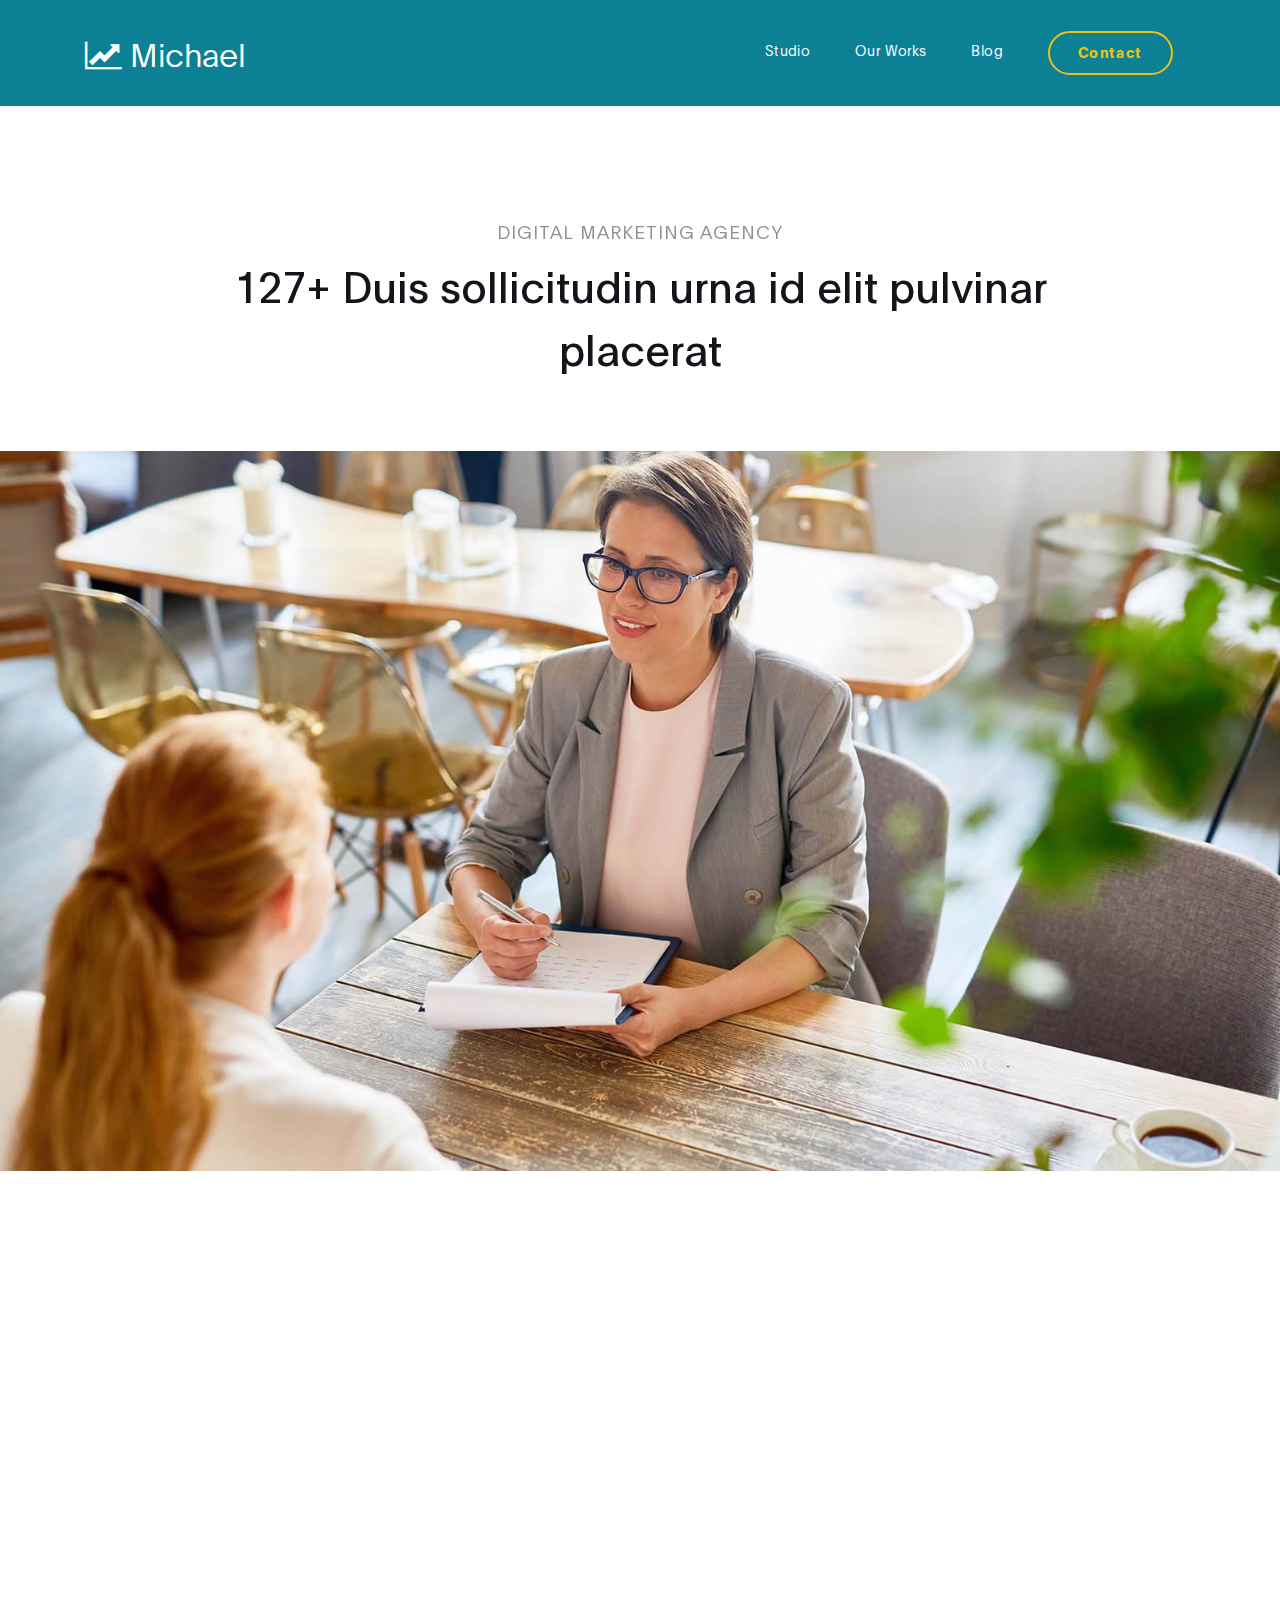
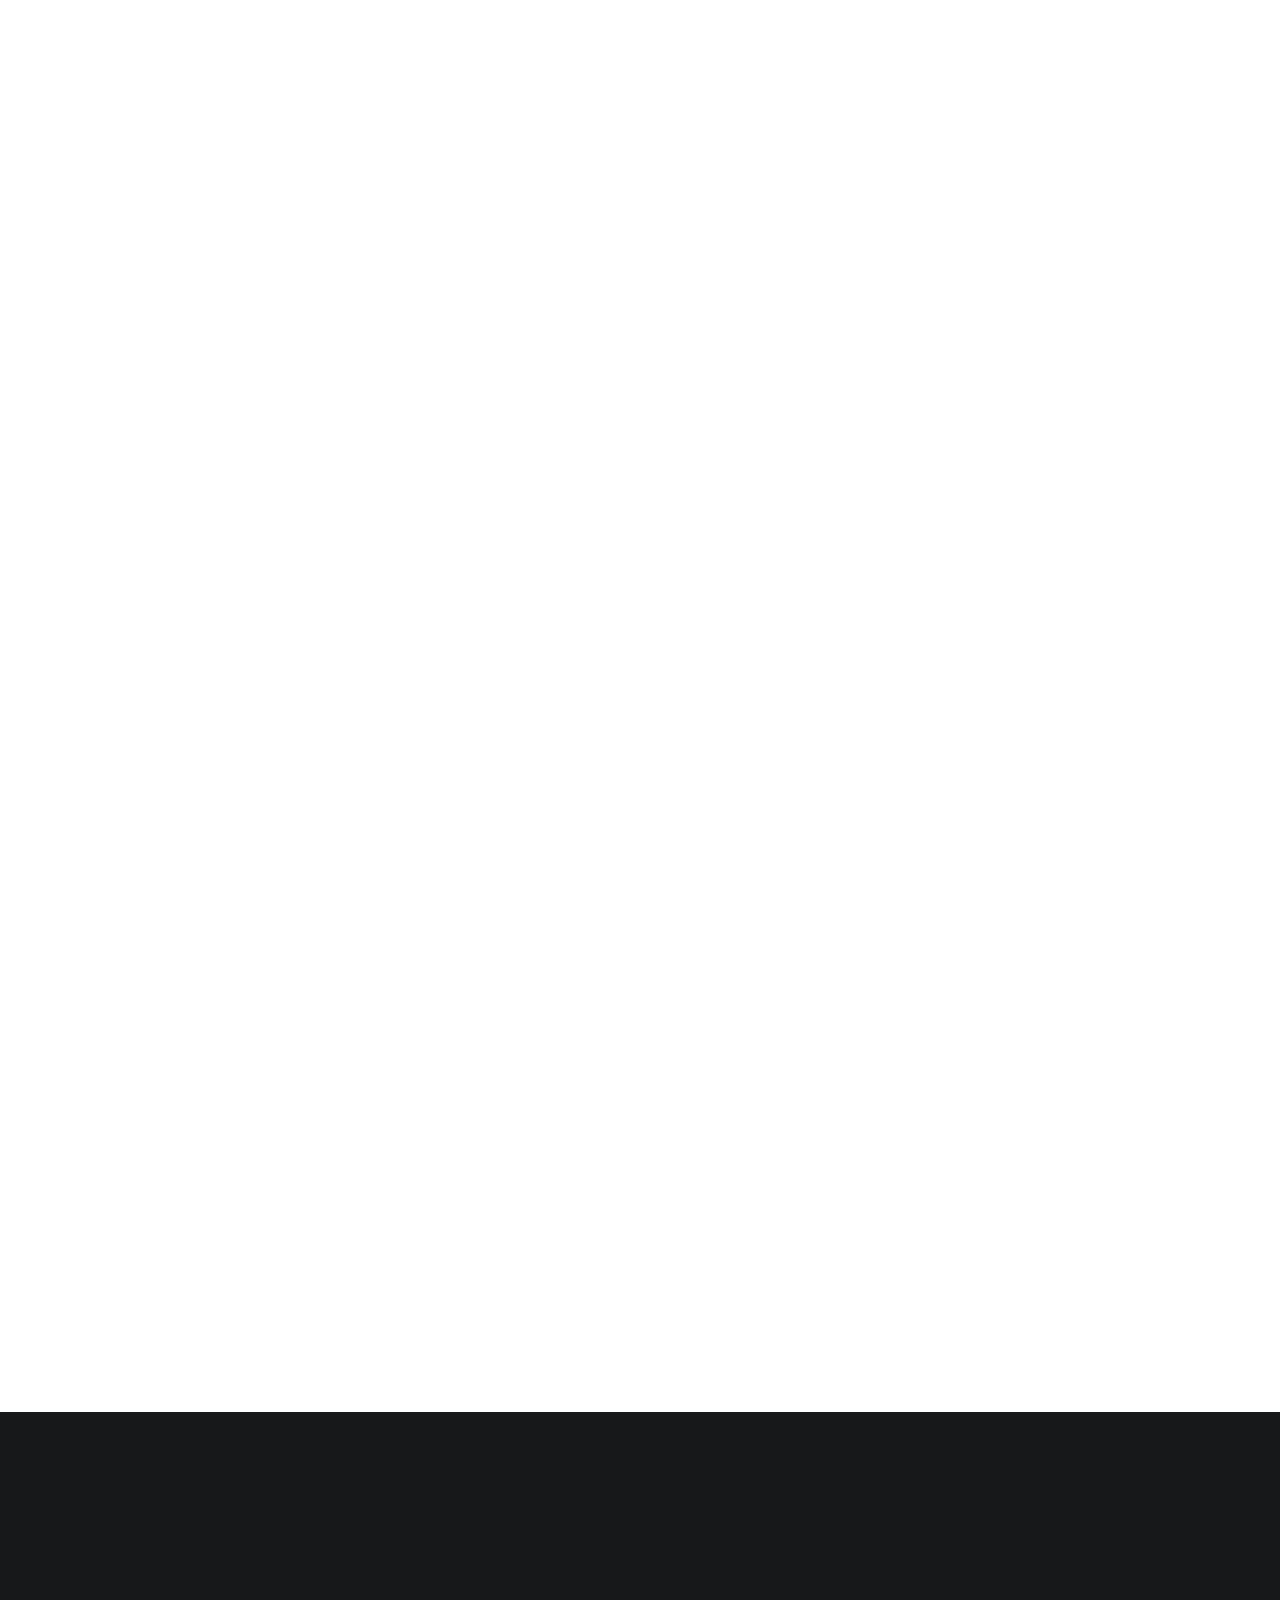
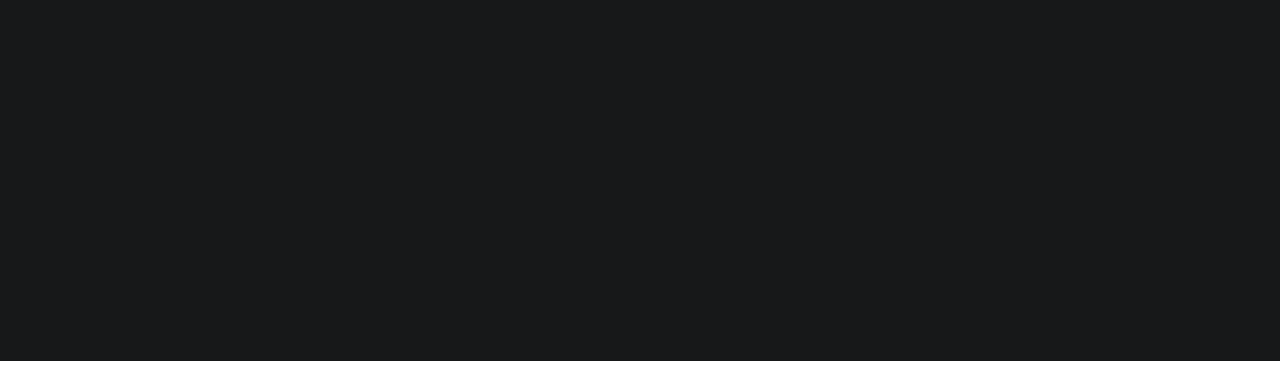
<file: project-detail.html>
<!DOCTYPE html>
<html lang="en">
<head>

     <title>Michael - Project Detail</title>
<!--

Michael

https://templatemo.com/tm-538-digital-trend

-->
     <meta charset="UTF-8">
     <meta http-equiv="X-UA-Compatible" content="IE=Edge">
     <meta name="description" content="">
     <meta name="keywords" content="">
     <meta name="author" content="">
     <meta name="viewport" content="width=device-width, initial-scale=1, maximum-scale=1">

     <link rel="stylesheet" href="css/bootstrap.min.css">
     <link rel="stylesheet" href="css/font-awesome.min.css">
     <link rel="stylesheet" href="css/aos.css">
     <link rel="stylesheet" href="css/owl.carousel.min.css">
     <link rel="stylesheet" href="css/owl.theme.default.min.css">

     <!-- MAIN CSS -->
     <link rel="stylesheet" href="css/templatemo-digital-trend.css">

</head>
<body>

     <!-- MENU BAR -->
    <nav class="navbar navbar-expand-lg position-relative">
        <div class="container">
            <a class="navbar-brand" href="index.html">
              <i class="fa fa-line-chart"></i>
              Michael
            </a>

            <button class="navbar-toggler" type="button" data-toggle="collapse" data-target="#navbarNav" aria-controls="navbarNav" aria-expanded="false"
                aria-label="Toggle navigation">
                <span class="navbar-toggler-icon"></span>
            </button>

            <div class="collapse navbar-collapse" id="navbarNav">
                <ul class="navbar-nav ml-auto">
                    <li class="nav-item">
                        <a href="index.html#about" class="nav-link">Studio</a>
                    </li>
                    <li class="nav-item">
                        <a href="index.html#project" class="nav-link">Our Works</a>
                    </li>
                    <li class="nav-item">
                        <a href="blog.html" class="nav-link">Blog</a>
                    </li>
                    <li class="nav-item">
                        <a href="contact.html" class="nav-link contact">Contact</a>
                    </li>
                </ul>
            </div>
        </div>
    </nav>


     <!-- PROJECT DETAIL -->
     <section class="project-detail section-padding-half">
          <div class="container">
               <div class="row">

                    <div class="col-lg-9 mx-auto col-md-10 col-12 mt-lg-5 text-center" data-aos="fade-up">

                      <h4>Digital Marketing Agency</h4>

                      <h1>127+ Duis sollicitudin urna id elit pulvinar placerat</h1>
                    </div>

               </div>
          </div>
     </section>

     <div class="full-image text-center" data-aos="zoom-in">
       <img src="images/project/project-detail/interview-process.jpg" class="img-fluid" alt="interview process">
     </div>

     <!-- PROJECT DETAIL -->
     <section class="project-detail section-padding">
          <div class="container">
               <div class="row">

                  <div class="col-lg-6 col-md-6 col-12 mb-5">

                      <img src="images/project/project-detail/personal-website.png" class="img-fluid" alt="personal website" data-aos="fade-up">
                    </div>

                    <div class="col-lg-5 col-md-6 mr-lg-auto mt-lg-5 col-12" data-aos="fade-up" data-aos-delay="200">

                      <h2>Pellentesque pretium interdum</h2>

                      <p class="mt-3 mb-4">Nunc sapien nulla, interdum at diam non, aliquam vestibulum leo. Fusce laoreet malesuada ante, consectetur consequat.</p>

                      <ul class="list-detail">
                        <li><span>Curabitur commodo a sapien non</span></li>
                        <li><span>Sed facilisis convallis turpis</span></li>
                        <li><span>Quisque placerat augue neque</span></li>
                        <li><span>Nullam fringilla arcu a tortor</span></li>
                      </ul>
                    </div>
               </div>

              <div class="col-lg-12 col-12">
                <div class="embed-responsive embed-responsive-16by9 my-5 py-5" data-aos="fade-up">
                    <iframe class="embed-responsive-item" width="800" height="450" src="https://www.youtube.com/embed/cN4f87mj8Gc?&autoplay=1&mute=1" frameborder="0" allow="accelerometer; autoplay; encrypted-media; gyroscope; picture-in-picture" allowfullscreen></iframe>
                </div>
              </div>

              <div class="col-lg-9 mx-auto col-12" data-aos="fade-up">
                <div class="client-info mt-lg-5 py-lg-5">
                    <h3>Curabitur egestas mollis tellus sit amet porttitor. Sed leo nisl, posuere at molestie ac, suscipit auctor mauris. Etiam quis metus elementum, tempor risus vel.</h3>

                    <div class="d-flex align-items-center mt-3">
                      <img src="images/project/project-detail/male-avatar.png" class="img-fluid" alt="male avatar">

                      <p>Angelo Sharp, Creative Director</p>
                    </div>
                </div>
              </div>
          </div>
     </section>


    <footer class="site-footer">
      <div class="container">
        <div class="row">

          <div class="col-lg-5 mx-lg-auto col-md-8 col-10">
            <h1 class="text-white" data-aos="fade-up" data-aos-delay="100">We make creative <strong>brands</strong> only.</h1>
          </div>

          <div class="col-lg-3 col-md-6 col-12 mr-5 " data-aos="fade-up" data-aos-delay="200">
            <h4 class="my-4">Contact Info</h4>

            <p class="mb-1">
              <i class="fa fa-phone mr-2 footer-icon"></i> 
              +234 7085886455
            </p>

            <p>
              <a href="#">
                <i class="fa fa-envelope mr-2 footer-icon"></i>
                komolafemichael2002@gmail.com
              </a>
            </p>
          </div>

          <div class="col-lg-3 col-md-6 col-12" data-aos="fade-up" data-aos-delay="300">
            <h4 class="my-4">Our Studio</h4>

            <p class="mb-1">
              <i class="fa fa-home mr-2 footer-icon"></i> 
              The Komolafes
            </p>
          </div>

          <div class="col-lg-4 mx-lg-auto text-center col-md-8 col-12" data-aos="fade-up" data-aos-delay="400">
            <p class="copyright-text">Copyright &copy; 2023 Temii.k
            <br>
            <a rel="nofollow noopener" href="#">Design: Mikini</a></p>
          </div>

          <div class="col-lg-4 mx-lg-auto col-md-6 col-12" data-aos="fade-up" data-aos-delay="500">
            
            <ul class="footer-link">
              <li><a href="#">Stories</a></li>
              <li><a href="#">Work with us</a></li>
              <li><a href="#">Privacy</a></li>
            </ul>
          </div>

          <div class="col-lg-3 mx-lg-auto col-md-6 col-12" data-aos="fade-up" data-aos-delay="600">
            <ul class="social-icon">
              <li><a href="#" class="fa fa-instagram"></a></li>
              <li><a href="#" class="fa fa-twitter"></a></li>
              <li><a href="#" class="fa fa-dribbble"></a></li>
              <li><a href="#" class="fa fa-behance"></a></li>
            </ul>
          </div>

        </div>
      </div>
    </footer>


     <!-- SCRIPTS -->
     <script src="js/jquery.min.js"></script>
     <script src="js/bootstrap.min.js"></script>
     <script src="js/aos.js"></script>
     <script src="js/owl.carousel.min.js"></script>
     <script src="js/custom.js"></script>

</body>
</html>
</file>
<file: css/templatemo-digital-trend.css>
/*

Michael

https://templatemo.com/tm-538-digital-trend

*/
  
  @font-face {
      font-family: 'Plain-Regular';
      src: url('../fonts/Plain-Regular.woff2') format('woff2'),
          url('../fonts/Plain-Regular.woff') format('woff');
      font-weight: normal;
      font-style: normal;
  }

  @font-face {
      font-family: 'Plain-Light';
      src: url('../fonts/Plain-Light.woff2') format('woff2'),
          url('../fonts/Plain-Light.woff') format('woff');
      font-weight: bold;
      font-style: normal;
  }

  @font-face {
      font-family: 'Plain-Bold';
      src: url('../fonts/Plain-Bold.woff2') format('woff2'),
          url('../fonts/Plain-Bold.woff') format('woff');
      font-weight: bold;
      font-style: normal;
  }

  :root {
    --primary-color:        #057a8d;
    --secondary-color:      #f1c111;
    --white-color:          #ffffff;
    --dark-color:           #171819;
    --project-bg:           #f0f8ff;
    --menu-bg:              #0c8195;

    --title-color:          #15141a;
    --gray-color:           #909090;
    --link-color:           #404040;
    --p-color:              #666262;

    --base-font-family:     'Plain-Light', sans-serif;
    --title-font-family:    'Plain-Regular', sans-serif;
    --font-bold-family:     'Plain-Bold', sans-serif;
    --font-weight-bold:     bold;

    --h1-font-size:         42px;
    --h2-font-size:         32px;
    --h3-font-size:         24px;
    --p-font-size:          18px;
    --base-font-size:       16px;
    --menu-font-size:       14px;

    --border-radius-large:  100px;
    --border-radius-small:  5px;
  }

  body {
    background: var(--white-color);
    font-family: var(--base-font-family);
  }


  /*---------------------------------------
     TYPOGRAPHY              
  -----------------------------------------*/

  h1,h2,h3,h4,h5,h6 {
    font-family: var(--title-font-family);
    line-height: inherit;
  }

  h1 {
    color: var(--title-color);
    font-size: var(--h1-font-size);
  }

  h2 {
    font-size: var(--h2-font-size);
    font-weight: 100;
  }

  h3 {
    font-size: var(--h3-font-size);
    font-weight: 100;
    margin-bottom: 0;
  }

  h4 {
    color: var(--gray-color);
    font-family: var(--base-font-family);
    font-size: var(--p-font-size);
    letter-spacing: 1px;
    text-transform: uppercase;
  }

  p {
    color: var(--p-color);
    font-size: var(--p-font-size);
    line-height: 1.5em;
  }

  b, 
  strong {
    letter-spacing: 0;
    color: var(--secondary-color);
  }


  /*  BLOCKQUOTES */
  .quote {
    position: relative;
    margin: 0;
  }

  .quote::after {
    content: "“";
    position: absolute;
    bottom: -80px;
    left: 20px;
    font-family: times;
    color: var(--gray-color);
    font-weight: var(--font-weight-bold);
    font-size: 14em;
    line-height: 0;
    opacity: 0.10;
  }

  blockquote {
    border-left: 5px solid rgba(0,0,0,0.05);
    display: block;
    margin: 42px 0;
    padding: 14px 22px;
    color: rgba(0,0,0,0.5);
  }


  /* BUTTON */
  .custom-btn {
    background: transparent;
    border: 2px solid var(--dark-color);
    border-radius: var(--border-radius-large);
    padding: 12px 26px 14px 26px;
    color: var(--dark-color);
    font-family: var(--title-font-family);
    font-size: var(--p-font-size);
    white-space: nowrap;
  }

  .custom-btn.btn-bg {
    background: var(--white-color);
    color: var(--primary-color);
    border-color: transparent;
	transition: all .3s ease;
  }
  
  .custom-btn:hover,
  .custom-btn:focus {
    background: var(--dark-color);
    color: var(--white-color);
    border-color: transparent;
  }


  /*---------------------------------------
     GENERAL               
  -----------------------------------------*/

  * {
    -webkit-box-sizing: border-box;
    -moz-box-sizing: border-box;
    box-sizing: border-box;
  }

  *::before,
  *::after {
    -webkit-box-sizing: border-box;
    -moz-box-sizing: border-box;
    box-sizing: border-box;
  }

  a {
    color: var(--link-color);
    font-weight: normal;
    text-decoration: none;
  }

  a:hover, 
  a:active, 
  a:focus {
    color: var(--secondary-color);
    outline: none;
    text-decoration: none;
  }

  ::selection {
    background: var(--secondary-color);
    color: var(--white-color);
  }

  .section-padding {
    padding: 8em 0;
  }
  .section-padding-half {
    padding: 4em 0;
  }

  .google-map iframe {
    display: block;
    width: 100%;
  }



  /*---------------------------------------
    MENU             
  -----------------------------------------*/

  .navbar {
    background: var(--menu-bg);
    z-index: 2;
    top: 0;
    right: 0;
    left: 0;
    padding: 1.5em;
  }

  .navbar-brand {
    color: var(--white-color);
    font-size: var(--h2-font-size);
  }

  .nav-link {
    color: var(--white-color);
    font-size: var(--menu-font-size);
    letter-spacing: 0.4px;
    margin: 0 1.6em;
    padding: 0.6em;
  }

  .nav-link.active,
  .nav-link:hover {
    color: var(--secondary-color);
  }

  .navbar-expand-lg .navbar-nav .nav-link {
    padding-right: 0;
    padding-left: 0;
  }

  .navbar-expand-lg .navbar-nav .nav-link.contact {
    border: 2px solid var(--secondary-color);
    border-radius: var(--border-radius-large);
    color: var(--secondary-color);
    font-family: var(--font-bold-family);
    padding: 0.6em 2em 0.8em 2em;
  }

  .navbar-expand-lg .navbar-nav .nav-link.contact:hover,
  .navbar-expand-lg .navbar-nav .nav-link.contact.active {
    background: var(--secondary-color);
    color: var(--white-color);
  }

  .navbar-nav .navbar-toggler-icon {
    background: none;
  }

  .navbar-toggler {
    border: 0;
    padding: 0;
    cursor: pointer;
    margin: 0 10px 0 0;
    width: 30px;
    height: 35px;
    outline: none;
  }

  .navbar-toggler:focus {
    outline: none;
  }

  .navbar-toggler[aria-expanded="true"] .navbar-toggler-icon {
    background: transparent;
  }

  .navbar-toggler[aria-expanded="true"] .navbar-toggler-icon::before,
  .navbar-toggler[aria-expanded="true"] .navbar-toggler-icon::after {
    transition: top 300ms 50ms ease, -webkit-transform 300ms 350ms ease;
    transition: top 300ms 50ms ease, transform 300ms 350ms ease;
    transition: top 300ms 50ms ease, transform 300ms 350ms ease, -webkit-transform 300ms 350ms ease;
    top: 0;
  }

  .navbar-toggler[aria-expanded="true"] .navbar-toggler-icon::before {
    transform: rotate(45deg);
  }

  .navbar-toggler[aria-expanded="true"] .navbar-toggler-icon::after {
    transform: rotate(-45deg);
  }

  .navbar-toggler .navbar-toggler-icon {
    background: var(--white-color);
    transition: background 10ms 300ms ease;
    display: block;
    width: 30px;
    height: 2px;
    position: relative;
  }

  .navbar-toggler .navbar-toggler-icon::before,
  .navbar-toggler .navbar-toggler-icon::after {
    transition: top 300ms 350ms ease, -webkit-transform 300ms 50ms ease;
    transition: top 300ms 350ms ease, transform 300ms 50ms ease;
    transition: top 300ms 350ms ease, transform 300ms 50ms ease, -webkit-transform 300ms 50ms ease;
    position: absolute;
    right: 0;
    left: 0;
    background: var(--white-color);
    width: 30px;
    height: 2px;
    content: '';
  }

  .navbar-toggler .navbar-toggler-icon::before {
    top: -8px;
  }

  .navbar-toggler .navbar-toggler-icon::after {
    top: 8px;
  }



  /*---------------------------------------
     HERO              
  -----------------------------------------*/

  .hero {
    position: relative;
    padding: 5em 0;
    overflow: hidden;
  }

  .hero-bg {
    background: linear-gradient(170deg, var(--primary-color) 64%, var(--white-color) 30%);
  }

  .hero-image {
    position: relative;
    top: 2em;
  }



  /*---------------------------------------
     PROJECT              
  -----------------------------------------*/

  .project {
    background: var(--project-bg);
  }

  .project-wrapper {
    position: relative;
  }

  .project-wrapper img {
    border-radius: var(--border-radius-small);
  }

  .project-info {
    background: var(--white-color);
    border-radius: var(--border-radius-small);
    position: absolute;
    bottom: 32px;
    right: 32px;
    left: 32px;
    width: 90%;
    padding: 32px;
  }

  .project-info small {
    font-family: Plain-Bold;
    color: var(--gray-color);
    position: relative;
    top: 2px;
  }

  .project-info a {
    color: var(--primary-color);
  }

  .project-info .project-icon {
    background: var(--primary-color);
  }

  .project-icon {
    position: absolute;
    right: 30px;
    top: 40px;
    background: var(--dark-color);
    border-radius: var(--border-radius-large);
    color: var(--white-color);
    font-size: var(--h2-font-size);
    width: 40px;
    height: 40px;
    line-height: 40px;
    text-align: center;
    padding-left: 5px;
  }

  .owl-theme .owl-dots .owl-dot {
    outline: none;
  }

  .owl-theme .owl-dots .owl-dot span {
    background: var(--gray-color);
    width: 50px;
    height: 3px;
    margin:  35px 5px;
  }

  .owl-theme .owl-dots .owl-dot.active span, 
  .owl-theme .owl-dots .owl-dot:hover span {
    background: var(--secondary-color);
  }

  .list-detail {
    margin-left: 1em;
    padding-left: 1em;
    position: relative;
  }

  .list-detail li {
    display: block;
    list-style: none;
    margin: 0.6em 0 0 0.8em;
  }

  .list-detail li::before {
    content: "";
    width: 0;
    height: 0;
    border-width: 0 16px 16px 0;
    border-color: transparent var(--secondary-color) transparent transparent;
    border-style: solid;
    position: absolute;
    left: 0;
  }

  .list-detail span {
    position: relative;
    bottom: 5px;
  }

  .client-info img {
    width: 100px;
    margin-right: 1em;
  }



  /*---------------------------------------
      ABOUT            
  -----------------------------------------*/

  .about {
    position: relative;
    overflow: hidden;
  }

  .about-image img {
    display: block;
    margin: 0 auto;
  }



  /*---------------------------------------
      BLOG            
  -----------------------------------------*/

  .blog-header {
    border-radius: var(--border-radius-small);
    position: relative;
    overflow: hidden;
  }

  .blog-header img {
    border-radius: var(--border-radius-small);
    display: block;
  }

  .blog-header-info {
    background: linear-gradient(transparent,rgba(0,0,0,0.95));
    position: absolute;
    right: 0;
    left: 0;
    bottom: 0;
    padding: 2em;
  }

  .blog-header-info h3 {
    max-width: 80%;
  }

  .blog-header-info a {
    color: var(--white-color);
  }

  .blog-header-info a:hover {
    color: var(--secondary-color);
  }

  .blog-sidebar img {
    border-radius: var(--border-radius-small);
    width: 159px;
    margin-right: 22px;
  }

  .blog-sidebar h3 {
    font-size: 18px;
  }



  /*---------------------------------------
     CONTACT              
  -----------------------------------------*/

  .newsletter-form .form-control,
  .contact-form .form-control {
    box-shadow: none;
    background: var(--project-bg);
    border: 0;
    padding: 1.7em 1.3em;
    margin: 14px 0;
  }

  .newsletter-form button,
  .contact-form #submit-button {
    background: var(--primary-color);
    border-radius: var(--border-radius-large);
    color: var(--white-color);
    cursor: pointer;
    font-size: var(--p-font-size);
    line-height: 0px;
    padding: 1.5em 1.3em;
  }

  .newsletter-form button {
    background: var(--secondary-color);
  }



  /*---------------------------------------
     FOOTER              
  -----------------------------------------*/

  .site-footer {
    background: var(--dark-color);
    padding: 7em 0 6em 0;
  }

  .site-footer a {
    color: var(--p-color);
  }

  .site-footer a:hover,
  .footer-icon {
    color: var(--secondary-color);
  }

  .footer-link li {
    display: inline-block;
    list-style: none;
    margin: 0 10px;
  }

  .copyright-text,
  .footer-link,
  .site-footer .social-icon {
    margin-top: 6em;
  }

  .copyright-text {
    margin-top: 5.3em;
  }



  /*---------------------------------------
     SOCIAL ICON              
  -----------------------------------------*/

  .social-icon {
    position: relative;
    padding: 0;
    margin: 4em 0 0 0;
  }

  .social-icon li {
    display: inline-block;
    list-style: none;
  }

  .social-icon li a {
    text-decoration: none;
    display: inline-block;
    font-size: var(--base-font-size);
    margin: 10px;
    text-align: center;
  }



  /*---------------------------------------
     RESPONSIVE STYLES              
  -----------------------------------------*/

  @media screen and (min-width: 1200px) {

    .about-info h2 {
      max-width: 70%;
    }
  }

  @media screen and (min-width: 991px) {

    .project h2 {
      max-width: 32%;
      margin: 0 auto;
    }
  }

  @media screen and (max-width: 991px) {

    .hero {
      padding-top: 14em;
    }

    .hero-text {
      bottom: 2em;
    }

    .navbar {
      padding: 1em;
    }

    .navbar-collapse {
      text-align: center;
      padding: 2.5em 0;
    }

    .nav-link {
      display: inline-block;
    }

    .navbar-expand-lg .navbar-nav .nav-link.contact {
      margin: 1em 0;
    }

    .copyright-text, 
    .footer-link, 
    .site-footer .social-icon {
      margin-top: 3em;
      padding: 0;
      text-align: left;
    }
  }

  @media screen and (max-width: 767px) {

    h1 {
      font-size: 36px;
    }

    h2 {
      font-size: 28px;
    }

    h3 {
      font-size: 22px;
    }

    .project-info {
      right: 0;
      left: 0;
      margin: 0 auto;
    }

    .footer-link, 
    .site-footer .social-icon {
      margin-top: 1em;
    }

    .copyright-text {
      margin: 2.5em 0 1em 0;
    }

    .footer-link li {
      margin-left: 0;
    }
  }
</file>
